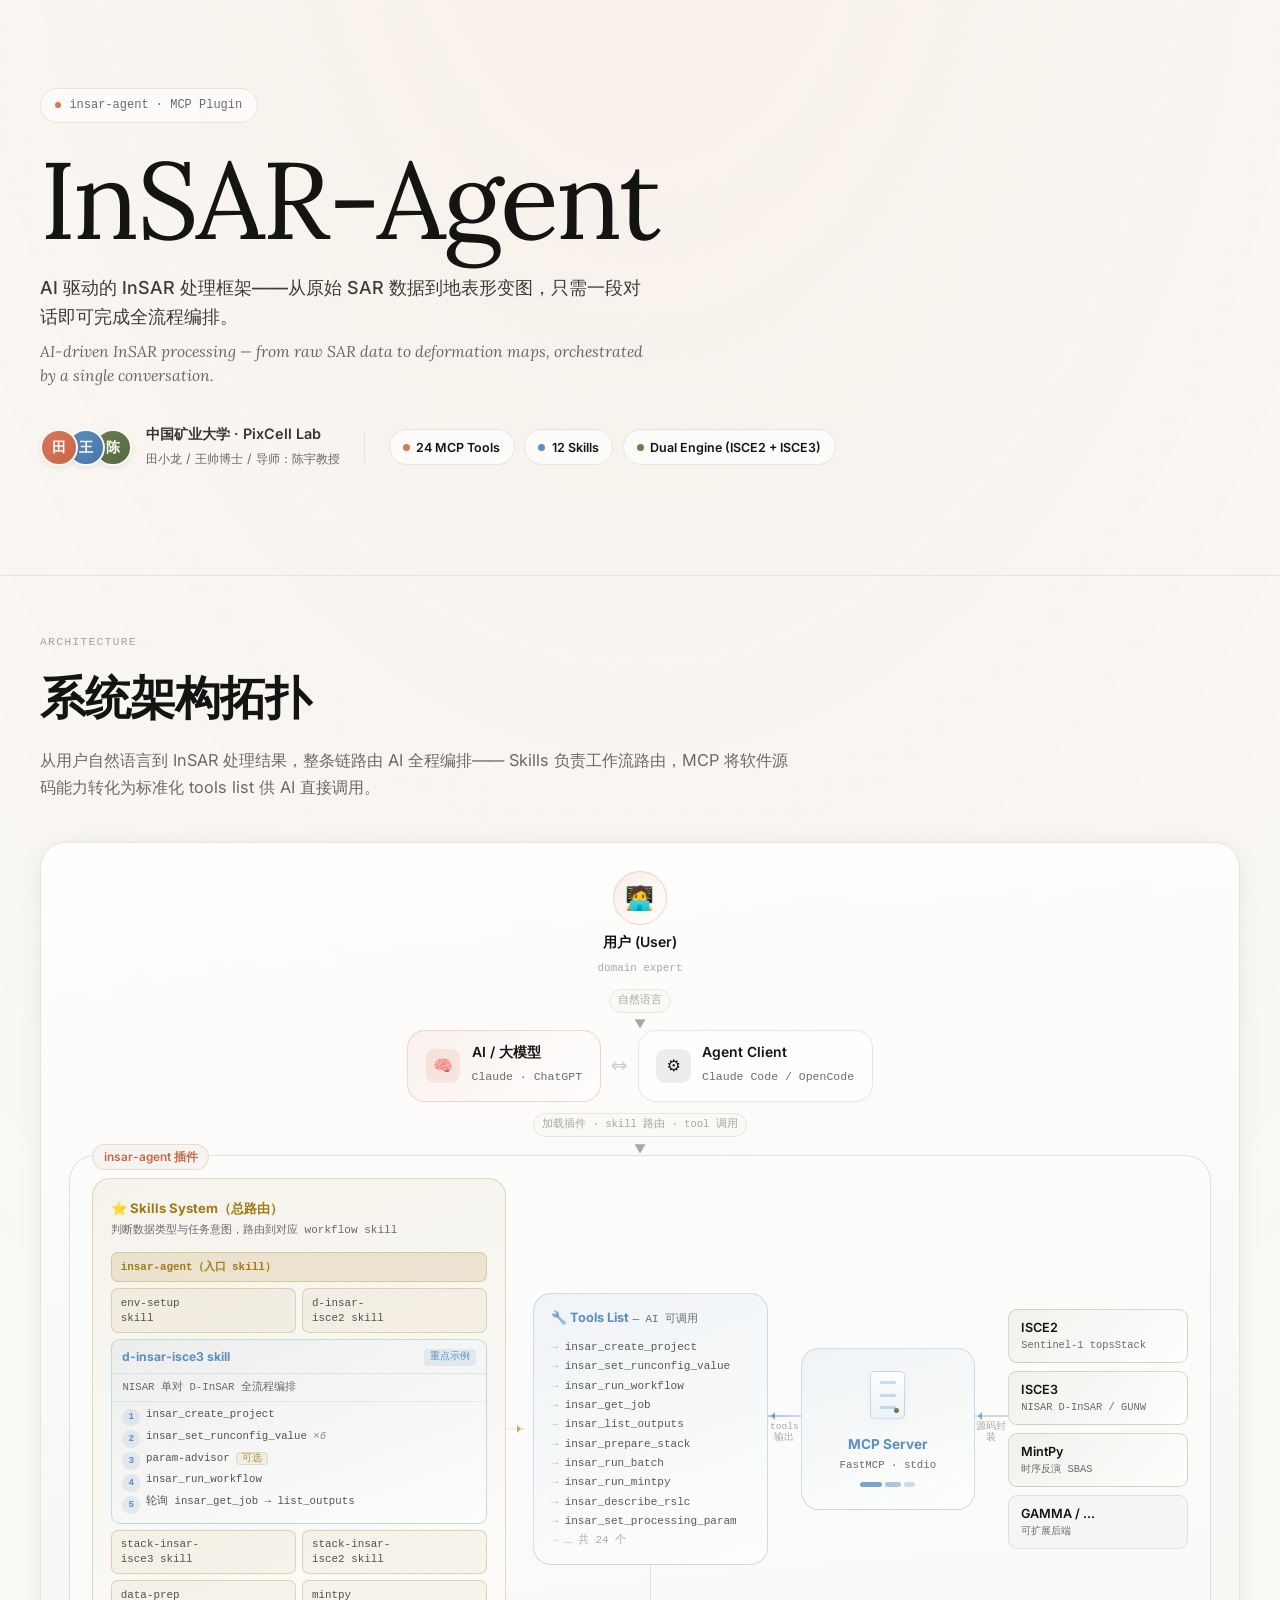
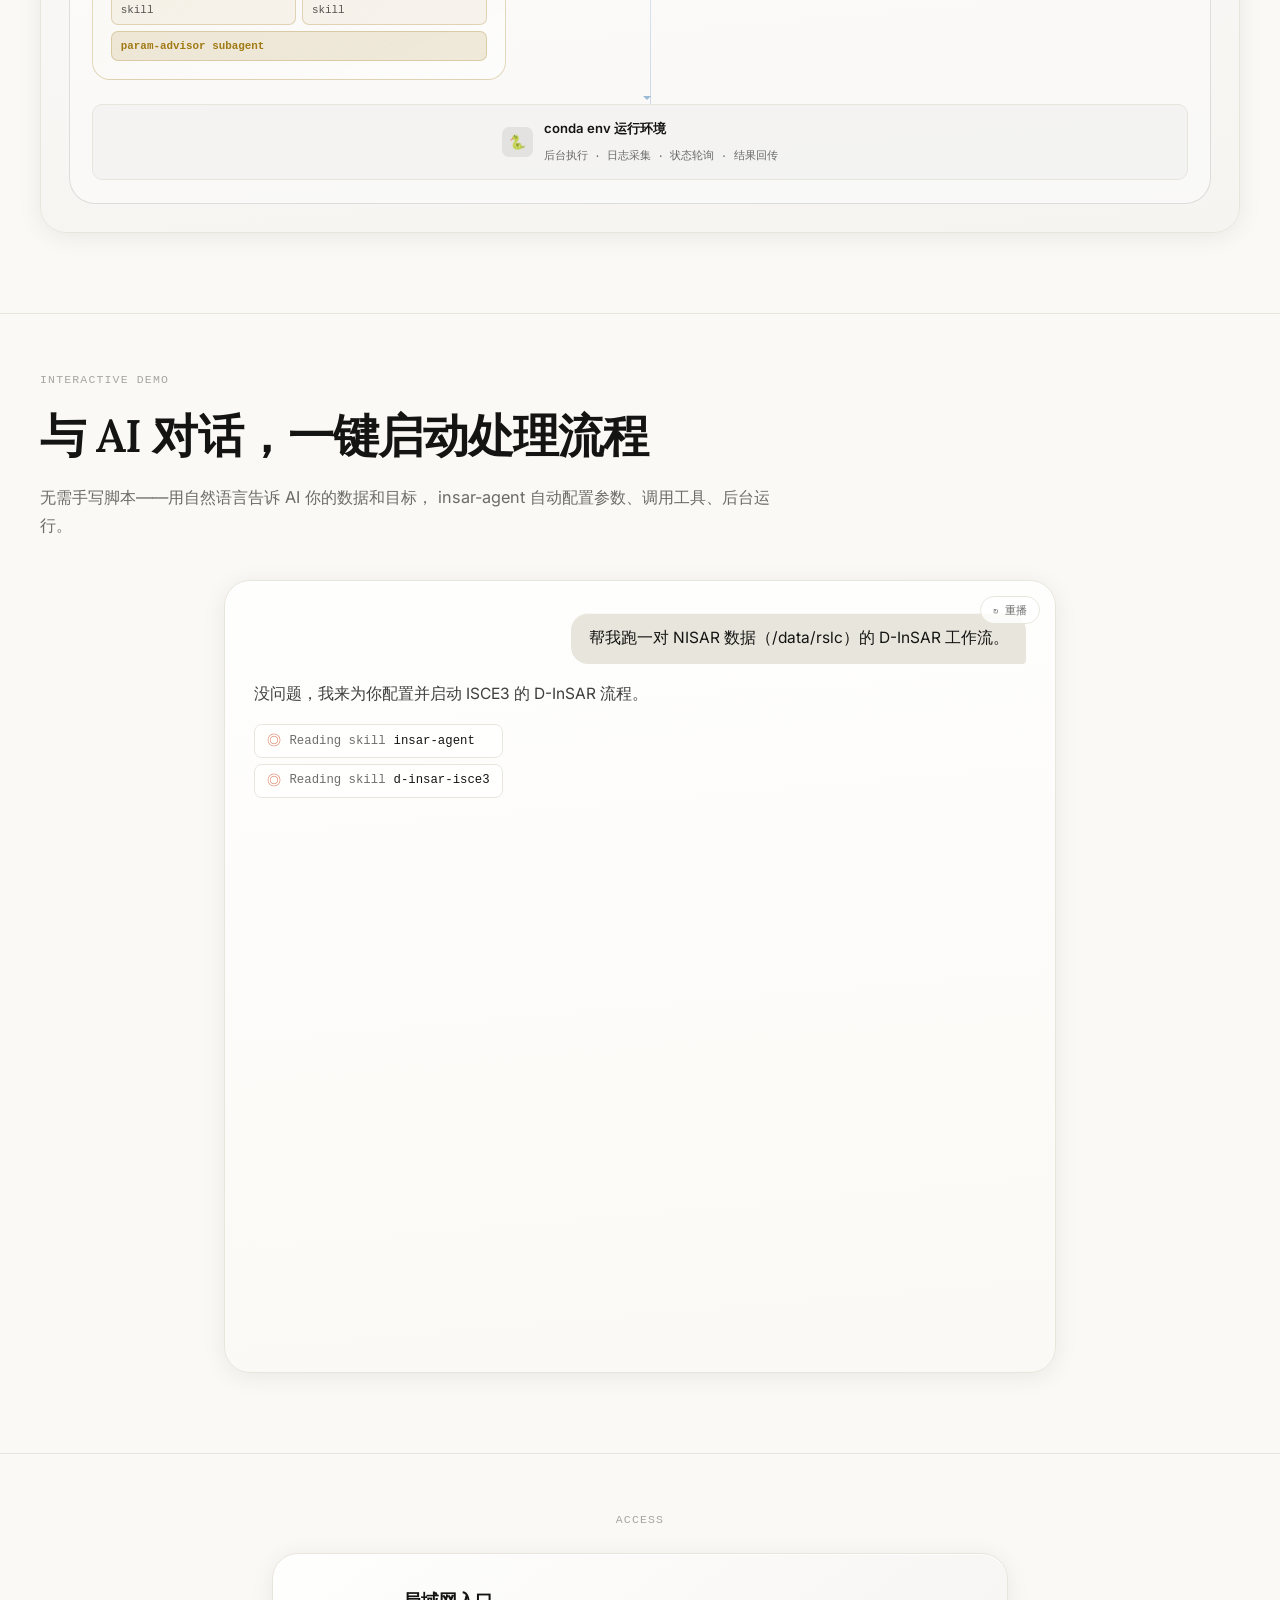
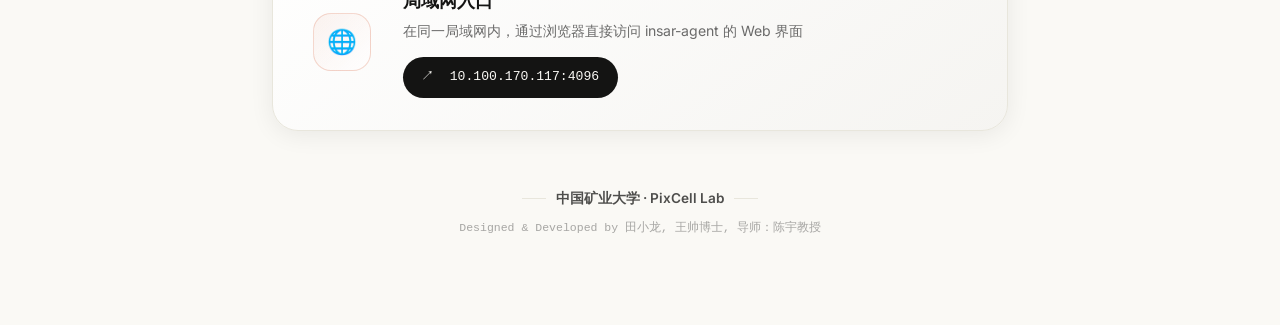
<file: site/index.html>
<!DOCTYPE html>
<html lang="zh-CN">
<head>
    <meta charset="UTF-8">
    <meta name="viewport" content="width=device-width, initial-scale=1.0">
    <title>insar-agent — AI-driven InSAR Processing</title>
    <link rel="preconnect" href="https://fonts.googleapis.com">
    <link rel="preconnect" href="https://fonts.gstatic.com" crossorigin>
    <link href="https://fonts.googleapis.com/css2?family=Lora:ital,wght@0,400;0,600;1,400&family=Inter:wght@400;500;600&family=Poppins:wght@600;700&display=swap" rel="stylesheet">
    <style>
        :root {
            --paper:       #faf9f5;
            --paper-2:     #f5f4f1;
            --paper-3:     #e8e6dc;
            --ink:         #141413;
            --ink-muted:   rgba(20,20,19,.62);
            --ink-dim:     rgba(20,20,19,.36);
            --orange:      #d97757;
            --orange-deep: #c46847;
            --orange-soft: rgba(217,119,87,.08);
            --orange-bdr:  rgba(217,119,87,.28);
            --blue:        #5a8fc0;
            --blue-soft:   rgba(90,143,192,.07);
            --blue-bdr:    rgba(90,143,192,.28);
            --green:       #6a7e4e;
            --green-soft:  rgba(106,126,78,.07);
            --green-bdr:   rgba(106,126,78,.28);
            --gold:        #a07a14;
            --gold-soft:   rgba(160,122,20,.07);
            --gold-bdr:    rgba(160,122,20,.26);
            --r:           10px;
            --r-lg:        18px;
            --r-xl:        26px;
            --sh:          0 1px 4px rgba(0,0,0,.05), 0 1px 0 rgba(255,255,255,.75) inset;
            --sh-lg:       0 4px 24px rgba(0,0,0,.07), 0 1px 0 rgba(255,255,255,.8) inset;
            --ease:        cubic-bezier(.25,.46,.45,.94);
            /* Lora: elegant editorial serif — matches Claude/Anthropic display style */
            --serif:   'Lora', Georgia, 'Times New Roman', serif;
            /* Inter: clean sans-serif for UI labels, badges, meta */
            --sans:    'Inter', -apple-system, BlinkMacSystemFont, system-ui, sans-serif;
            /* Poppins: UI emphasis */
            --heading: 'Poppins', system-ui, sans-serif;
            --mono:    ui-monospace, 'SFMono-Regular', Menlo, Consolas, monospace;
            --wrap:    1200px;
        }

        @media (prefers-reduced-motion: reduce) {
            *, *::before, *::after {
                animation-duration: .01ms !important;
                animation-iteration-count: 1 !important;
                transition-duration: .01ms !important;
            }
        }

        * { box-sizing: border-box; margin: 0; padding: 0; }

        html { background: var(--paper); color: var(--ink); }

        body {
            font-family: var(--sans);
            line-height: 1.7;
            background:
                radial-gradient(ellipse 90% 50% at 50% -5%, rgba(217,119,87,.07) 0%, transparent 100%),
                var(--paper);
        }

        a { color: inherit; text-decoration: none; }

        .wrap {
            width: min(var(--wrap), calc(100vw - 2.5rem));
            margin: 0 auto;
        }

        /* ══════════════════════════════════════
           HERO
        ══════════════════════════════════════ */
        .hero { padding: 5.5rem 0 4.5rem; }

        .hero-tag {
            display: inline-flex;
            align-items: center; gap: .5rem;
            padding: .38rem .9rem;
            border: 1px solid var(--paper-3); border-radius: 999px;
            font-family: var(--mono); font-size: .75rem; color: var(--ink-muted);
            background: rgba(255,255,255,.65); margin-bottom: 1.5rem;
        }

        .hero-tag::before {
            content: ''; width: 6px; height: 6px;
            border-radius: 50%; background: var(--orange); flex-shrink: 0;
        }

        /* Lora serif at large size — Claude/Anthropic editorial style */
        .hero h1 {
            font-family: var(--serif);
            font-size: clamp(3.4rem, 8.5vw, 7.2rem);
            font-weight: 400;
            line-height: .97;
            letter-spacing: -.02em;
            color: var(--ink);
            margin-bottom: 1.4rem;
        }

        /* Bilingual description */
        .hero-lead { margin-bottom: 2.25rem; max-width: 38em; }

        .lead-zh {
            display: block;
            font-family: var(--sans); font-size: 1.12rem; font-weight: 500;
            color: rgba(20,20,19,.82); line-height: 1.6; margin-bottom: .45rem;
        }

        .lead-en {
            display: block;
            font-family: var(--serif); font-style: italic;
            font-size: .98rem; color: var(--ink-muted); line-height: 1.55;
        }

        .hero-meta {
            display: flex; align-items: center; gap: 1.5rem;
            flex-wrap: wrap; margin-bottom: 2rem;
        }

        .meta-author { display: flex; align-items: center; gap: .85rem; }

        .meta-avatars { display: flex; align-items: center; }

        .meta-avatar {
            width: 2.35rem; height: 2.35rem; border-radius: 50%;
            display: flex; align-items: center; justify-content: center;
            font-family: var(--heading); font-size: .85rem; font-weight: 600;
            color: #fff; flex-shrink: 0;
            border: 2px solid var(--paper);
            margin-left: -0.65rem;
            box-shadow: 0 2px 5px rgba(0,0,0,.08);
            transition: transform 0.2s var(--ease);
        }

        .meta-avatar:hover {
            transform: translateY(-3px);
            z-index: 10 !important;
        }

        .meta-avatar:nth-child(1) { background: linear-gradient(135deg, var(--orange) 0%, var(--orange-deep) 100%); margin-left: 0; z-index: 3; }
        .meta-avatar:nth-child(2) { background: linear-gradient(135deg, var(--blue) 0%, #4a74a5 100%); z-index: 2; }
        .meta-avatar:nth-child(3) { background: linear-gradient(135deg, var(--green) 0%, #56683f 100%); z-index: 1; }

        .meta-info strong {
            display: block; font-family: var(--sans);
            font-size: .9rem; font-weight: 600; line-height: 1.4;
            color: rgba(20,20,19,.85);
        }

        .meta-info span { font-size: .78rem; color: var(--ink-muted); }

        .meta-div { width: 1px; height: 2rem; background: var(--paper-3); }

        .badge-row { display: flex; gap: .6rem; flex-wrap: wrap; }

        .badge {
            display: inline-flex; align-items: center; gap: .42rem;
            padding: .4rem .82rem;
            border: 1px solid var(--paper-3); border-radius: 999px;
            font-family: var(--sans); font-size: .78rem; font-weight: 600;
            background: rgba(255,255,255,.72);
        }

        .bd { width: 7px; height: 7px; border-radius: 50%; flex-shrink: 0; }
        .bd-o { background: var(--orange); }
        .bd-b { background: var(--blue); }
        .bd-g { background: var(--green); }

        /* ══════════════════════════════════════
           SECTION UTILITIES
        ══════════════════════════════════════ */
        .sec-lbl {
            font-family: var(--mono); font-size: .72rem;
            letter-spacing: .1em; text-transform: uppercase;
            color: var(--ink-dim); margin-bottom: .45rem;
        }

        /* Section titles also use Lora for editorial consistency */
        .sec-title {
            font-family: var(--serif); font-size: clamp(1.9rem, 4vw, 2.85rem);
            font-weight: 600; letter-spacing: -.02em; margin-bottom: .65rem;
        }

        .sec-desc { font-size: 1.02rem; color: var(--ink-muted); max-width: 46em; }

        .section-sep { border: none; border-top: 1px solid var(--paper-3); }

        /* ══════════════════════════════════════
           TOPOLOGY
        ══════════════════════════════════════ */
        .topo-section { padding: 3.5rem 0 5rem; }
        .topo-hdr { margin-bottom: 2.5rem; }

        .topo-shell {
            background: linear-gradient(175deg, rgba(255,255,255,.88) 0%, rgba(245,244,241,.94) 100%);
            border: 1px solid var(--paper-3); border-radius: var(--r-xl);
            padding: 1.75rem; box-shadow: var(--sh-lg);
        }

        /* User */
        .topo-user { display: flex; justify-content: center; margin-bottom: .5rem; }

        .user-node { display: flex; flex-direction: column; align-items: center; gap: .3rem; }

        .user-icon {
            width: 3.4rem; height: 3.4rem; border-radius: 50%;
            background: linear-gradient(135deg, rgba(217,119,87,.12), rgba(255,255,255,.85));
            border: 1.5px solid var(--orange-bdr);
            display: flex; align-items: center; justify-content: center; font-size: 1.45rem;
        }

        .user-name { font-family: var(--sans); font-size: .88rem; font-weight: 600; }
        .user-sub  { font-family: var(--mono); font-size: .68rem; color: var(--ink-dim); }

        /* Vertical connectors */
        .vert-conn { display: flex; flex-direction: column; align-items: center; }

        .conn-line { width: 1.5px; background: linear-gradient(to bottom, var(--paper-3), rgba(20,20,19,.15)); }

        .conn-pill {
            font-family: var(--mono); font-size: .66rem; color: var(--ink-dim);
            background: var(--paper); border: 1px solid var(--paper-3);
            border-radius: 999px; padding: .12rem .5rem; white-space: nowrap;
        }

        .conn-arrow { font-size: .75rem; color: var(--ink-dim); line-height: 1; }

        /* AI + Client row */
        .ai-row {
            display: flex; justify-content: center; align-items: center;
            gap: .5rem; margin-bottom: .5rem;
        }

        .ai-card, .client-card {
            display: flex; align-items: center; gap: .7rem;
            padding: .8rem 1.1rem; border-radius: var(--r-lg); border: 1.5px solid;
        }

        .ai-card {
            background: linear-gradient(135deg, var(--orange-soft), rgba(255,255,255,.82));
            border-color: var(--orange-bdr);
        }

        .client-card { background: rgba(255,255,255,.72); border-color: var(--paper-3); }

        .n-icon {
            width: 2.15rem; height: 2.15rem; border-radius: 9px;
            display: flex; align-items: center; justify-content: center;
            font-size: 1rem; flex-shrink: 0;
        }

        .n-icon-o { background: rgba(217,119,87,.14); }
        .n-icon-n { background: rgba(20,20,19,.07); }

        .n-text strong {
            display: block; font-family: var(--sans);
            font-size: .87rem; font-weight: 600; line-height: 1.2;
        }

        .n-text span { font-family: var(--mono); font-size: .72rem; color: var(--ink-muted); }

        .bidir { color: rgba(20,20,19,.22); font-size: .85rem; padding: 0 .1rem; }

        /* Plugin frame */
        .plugin-frame {
            border: 1.5px solid rgba(20,20,19,.12);
            border-radius: var(--r-xl); padding: 1.4rem;
            background: rgba(255,255,255,.38); position: relative;
        }

        .plugin-label {
            position: absolute; top: -.7rem; left: 1.4rem;
            font-family: var(--sans); font-size: .74rem; font-weight: 600;
            color: var(--orange-deep);
            background: var(--paper-2); padding: .1rem .65rem;
            border: 1px solid rgba(217,119,87,.22); border-radius: 999px;
        }

        /*
         * Plugin inner: 2-column grid
         * Left:  Skills System
         * Right: horizontal flow  [Tools List] <- [MCP Server] <- [Software]
         */
        .plugin-inner {
            display: grid;
            grid-template-columns: 1fr 1.6fr;
            gap: 1.25rem;
            align-items: stretch;
            margin-bottom: 1.5rem;
        }

        /* --- Skills column --- */
        .skills-box {
            position: relative;
            background: linear-gradient(160deg, rgba(160,122,20,.07), rgba(255,255,255,.55));
            border: 1.5px solid var(--gold-bdr); border-radius: var(--r-lg);
            padding: 1.1rem;
        }

        .skills-box::after {
            content: '';
            position: absolute;
            right: -1.25rem;
            top: 50%;
            transform: translateY(-50%);
            width: 1.25rem;
            height: 1.5px;
            background: linear-gradient(to right, rgba(160,122,20,.1), var(--gold-bdr));
        }
        .skills-box::before {
            content: '';
            position: absolute;
            right: -1.25rem;
            top: 50%;
            transform: translateY(-50%);
            border: 4px solid transparent;
            border-left-color: rgba(160,122,20,.6);
            z-index: 2;
        }

        .skills-header {
            font-family: var(--sans); font-size: .82rem; font-weight: 700;
            color: var(--gold); margin-bottom: .22rem;
        }

        .skills-desc {
            font-family: var(--mono); font-size: .69rem; color: var(--ink-muted);
            line-height: 1.45; margin-bottom: .85rem;
        }

        .skill-grid { display: grid; grid-template-columns: 1fr 1fr; gap: .38rem; }

        .sk {
            padding: .42rem .55rem;
            border: 1px solid var(--gold-bdr); border-radius: 7px;
            background: rgba(160,122,20,.06);
            font-family: var(--mono); font-size: .68rem; color: rgba(20,20,19,.72);
            line-height: 1.35;
        }

        .sk.entry { background: rgba(160,122,20,.14); color: var(--gold); font-weight: 600; }
        .sk.wide  { grid-column: span 2; }

        /* Featured: d-insar-isce3 */
        .sk-featured {
            grid-column: span 2;
            border: 1.5px solid rgba(90,143,192,.32); border-radius: 9px;
            background: linear-gradient(160deg, rgba(90,143,192,.07), rgba(255,255,255,.62));
            overflow: hidden;
        }

        .sk-feat-hdr {
            display: flex; align-items: center; justify-content: space-between;
            padding: .45rem .65rem .3rem;
            font-family: var(--sans); font-size: .76rem; font-weight: 700; color: var(--blue);
            border-bottom: 1px solid rgba(90,143,192,.15);
        }

        .sk-feat-badge {
            font-family: var(--mono); font-size: .6rem; font-weight: 400;
            background: rgba(90,143,192,.12); color: var(--blue);
            padding: .05rem .38rem; border-radius: 4px;
        }

        .sk-feat-desc {
            font-family: var(--mono); font-size: .67rem; color: var(--ink-muted);
            padding: .28rem .65rem .3rem; border-bottom: 1px solid rgba(90,143,192,.12);
        }

        .sk-feat-steps { padding: .35rem .65rem .55rem; display: grid; gap: .22rem; }

        .sk-step {
            display: flex; align-items: flex-start; gap: .38rem;
            font-family: var(--mono); font-size: .67rem; color: rgba(20,20,19,.72); line-height: 1.3;
        }

        .sk-step-n {
            flex-shrink: 0; width: 1.1rem; height: 1.1rem;
            background: rgba(90,143,192,.12); border-radius: 50%;
            display: flex; align-items: center; justify-content: center;
            font-size: .58rem; color: var(--blue); font-weight: 700; margin-top: .05rem;
        }

        .sk-step-hint {
            font-family: var(--mono); font-size: .6rem;
            color: rgba(160,122,20,.8); background: rgba(160,122,20,.07);
            border: 1px solid rgba(160,122,20,.2); border-radius: 4px; padding: 0 .3rem;
        }

        /* ---
         * Right column: horizontal flow (flex row, right-to-left data)
         *   [Tools List]  <-(tools输出)-  [MCP Server]  <-(源码封装)-  [Software]
         * --- */
        .mcp-flow {
            display: flex;
            align-items: stretch;
            gap: 0;
        }

        /* Tools List — mostly unchanged width-wise, but flex grows */
        .tools-col {
            flex: 0.98;
            display: grid;
            grid-template-rows: 1fr auto 1fr;
            position: relative;
            padding-left: .45rem;
        }

        .tools-col::after {
            content: '';
            grid-row: 3;
            justify-self: center;
            width: 1.5px;
            background: linear-gradient(to bottom, rgba(90,143,192,.2), var(--blue-bdr));
            margin-bottom: -1.5rem;
            z-index: 1;
        }

        .tools-col::before {
            content: '';
            position: absolute;
            bottom: -1.5rem;
            left: 50%;
            transform: translateX(-50%);
            border: 4px solid transparent;
            border-top-color: rgba(90,143,192,.6);
            z-index: 3;
        }

        .tools-box {
            grid-row: 2;
            position: relative;
            background: linear-gradient(160deg, var(--blue-soft), rgba(255,255,255,.65));
            border: 1.5px solid var(--blue-bdr); border-radius: var(--r-lg);
            padding: .85rem .78rem .85rem 1.08rem;
            z-index: 2;
        }

        .tools-title {
            font-family: var(--sans); font-size: .8rem; font-weight: 700;
            color: var(--blue); margin-bottom: .55rem;
        }

        .tool-item {
            font-family: var(--mono); font-size: .69rem;
            color: rgba(20,20,19,.7); line-height: 1.75;
        }

        .tool-item::before { content: '→ '; color: var(--blue); opacity: .55; }

        /* Horizontal arrow connector (left-pointing: data flows right→left) */
        .flow-conn {
            flex: none;
            display: flex; flex-direction: column; align-items: center;
            justify-content: center;
            gap: .25rem; padding: 0; width: 2.1rem;
        }

        .fc-line {
            width: 100%; height: 1.5px; position: relative;
        }

        /* Arrow from MCP to Tools (blue gradient, arrowhead on left) */
        .fc-line.blue {
            background: linear-gradient(to left, var(--blue-bdr), rgba(90,143,192,.5));
        }

        /* Arrow from Software to MCP (green-to-blue, arrowhead on left) */
        .fc-line.green {
            background: linear-gradient(to left, var(--green-bdr), var(--blue-bdr));
        }

        .fc-line::before {
            content: '';
            position: absolute; left: -1px; top: 50%;
            transform: translateY(-50%);
            border: 4px solid transparent;
            border-right-color: var(--blue); opacity: .75;
        }

        .fc-lbl {
            font-family: var(--mono); font-size: .6rem;
            color: var(--ink-dim); white-space: normal;
            text-align: center; line-height: 1.15;
        }

        /* MCP Server box */
        .mcp-box {
            flex: 0.65;
            display: flex;
            flex-direction: column;
            justify-content: center;
            align-items: center;
            align-self: center;
            background: linear-gradient(160deg, var(--blue-soft), rgba(255,255,255,.72));
            border: 1.5px solid var(--blue-bdr); border-radius: var(--r-lg);
            padding: 1.4rem .5rem; text-align: center;
        }

        .mcp-server-icon {
            width: 2.2rem; height: 3rem;
            border: 1.5px solid rgba(90,143,192,.3); border-radius: 5px;
            margin-bottom: .85rem; position: relative;
            background: linear-gradient(to bottom, rgba(255,255,255,.9), rgba(90,143,192,.05));
            display: flex; flex-direction: column; justify-content: space-evenly; align-items: center;
            box-shadow: 0 2px 8px rgba(90,143,192,.06), inset 0 1px 0 rgba(255,255,255,1);
        }

        .mcp-server-icon span {
            width: 50%; height: 3px; background: var(--blue); opacity: .3; border-radius: 2px;
        }

        .mcp-server-icon::after {
            content: ''; position: absolute; bottom: 5px; right: 5px;
            width: 5px; height: 5px; border-radius: 50%; background: var(--green);
        }

        .mcp-title { font-family: var(--sans); font-size: .85rem; font-weight: 700; color: var(--blue); }
        .mcp-sub   { font-family: var(--mono); font-size: .67rem; color: var(--ink-muted); margin-bottom: .5rem; }

        .mcp-bars { display: flex; gap: 3px; justify-content: center; }
        .mcp-bars span { height: 5px; border-radius: 3px; background: var(--blue); }
        .mcp-bars span:nth-child(1) { width: 22px; opacity: .8; }
        .mcp-bars span:nth-child(2) { width: 16px; opacity: .5; }
        .mcp-bars span:nth-child(3) { width: 11px; opacity: .3; }

        /* Software stack */
        .sw-stack {
            flex: 0.75;
            display: flex;
            flex-direction: column;
            justify-content: center;
            align-self: center;
            gap: .5rem;
        }

        .sw-chip {
            padding: .65rem .75rem;
            background: linear-gradient(135deg, var(--green-soft), rgba(255,255,255,.72));
            border: 1.5px solid var(--green-bdr); border-radius: 9px;
            font-family: var(--sans); font-size: .79rem; font-weight: 600;
            display: flex;
            flex-direction: column;
            gap: .15rem;
            line-height: 1.25;
        }

        .sw-sub {
            display: block; font-family: var(--mono);
            font-size: .65rem; color: var(--ink-muted); font-weight: 400;
            white-space: normal;
        }

        .sw-chip.sw-dim { background: rgba(20,20,19,.02); border-color: rgba(20,20,19,.09); }

        /* Conda env bar — full-width, centered */
        .conda-bar {
            padding: .78rem 1.2rem;
            background: rgba(20,20,19,.025); border: 1px solid var(--paper-3);
            border-radius: var(--r);
            display: flex; align-items: center; justify-content: center; gap: .7rem;
        }

        .conda-icon {
            width: 1.9rem; height: 1.9rem; border-radius: 7px;
            background: rgba(20,20,19,.07);
            display: flex; align-items: center; justify-content: center;
            font-size: .85rem; flex-shrink: 0;
        }

        .conda-text strong {
            display: block; font-family: var(--sans);
            font-size: .82rem; font-weight: 600;
        }

        .conda-text span {
            font-family: var(--mono); font-size: .67rem; color: var(--ink-muted);
        }

        /* ══════════════════════════════════════
           CHAT DEMO
        ══════════════════════════════════════ */
        .demo-section { padding: 3.5rem 0 5rem; }
        .demo-hdr { margin-bottom: 2.5rem; }

        .chat-outer { max-width: 52rem; margin: 0 auto; position: relative; }

        .chat-window {
            background: linear-gradient(175deg, rgba(255,255,255,.88), rgba(250,249,245,.72));
            border: 1px solid var(--paper-3); border-radius: var(--r-xl);
            padding: 2rem 1.8rem; box-shadow: var(--sh-lg);
            display: flex; flex-direction: column; gap: 1.05rem;
        }

        .chat-row { display: flex; flex-direction: column; opacity: 0; will-change: transform, opacity; }

        .chat-row.visible { animation: chatIn .45s var(--ease) forwards; }

        @keyframes chatIn {
            from { opacity: 0; transform: translateY(7px); }
            to   { opacity: 1; transform: translateY(0); }
        }

        .msg-user {
            align-self: flex-end; background: var(--paper-3);
            padding: .78rem 1.1rem; border-radius: 17px 17px 4px 17px;
            max-width: 82%; font-size: .97rem; font-family: var(--sans);
            box-shadow: inset 0 1px 0 rgba(255,255,255,.7);
        }

        .msg-ai {
            align-self: flex-start; max-width: 92%;
            font-size: .97rem; color: rgba(20,20,19,.82); font-family: var(--sans);
        }

        .msg-ai.muted { color: var(--ink-muted); font-size: .92rem; }

        .tool-group { display: flex; flex-direction: column; gap: .32rem; align-self: flex-start; }

        .status-chip {
            display: inline-flex; align-items: center; gap: .5rem;
            padding: .36rem .78rem;
            background: rgba(255,255,255,.75); border: 1px solid var(--paper-3);
            border-radius: 8px;
            font-family: var(--mono); font-size: .77rem; color: var(--ink-muted);
        }

        .status-chip strong { color: var(--ink); font-weight: 500; }
        .status-chip.gold-chip { border-color: var(--gold-bdr); background: var(--gold-soft); }
        .status-chip.gold-chip strong { color: var(--gold); }

        .si { color: var(--orange); font-size: .9rem; line-height: 1; }
        .si.gold { color: var(--gold); }
        .si.spin { animation: spin 1.2s linear infinite; }
        @keyframes spin { 100% { transform: rotate(360deg); } }

        .subagent-card {
            display: flex; align-items: center; justify-content: space-between;
            padding: .68rem 1rem;
            background: linear-gradient(90deg, rgba(160,122,20,.07), transparent);
            border-left: 2.5px solid rgba(160,122,20,.42);
            border-radius: 4px 10px 10px 4px;
            width: 100%; max-width: 38rem;
        }

        .subagent-left {
            display: flex; align-items: center; gap: .65rem;
            font-family: var(--mono); font-size: .77rem; color: rgba(20,20,19,.7);
        }

        .subagent-status {
            font-family: var(--mono); font-size: .7rem;
            text-transform: uppercase; letter-spacing: .07em;
            color: var(--gold); font-weight: 700;
        }

        .bg-job {
            display: flex; align-items: center; justify-content: space-between;
            padding: .72rem 1rem;
            background: linear-gradient(90deg, rgba(90,143,192,.07), transparent);
            border-left: 2.5px solid rgba(90,143,192,.42);
            border-radius: 4px 10px 10px 4px;
            width: 100%; max-width: 38rem;
        }

        .bg-job-left {
            display: flex; align-items: center; gap: .65rem;
            font-family: var(--mono); font-size: .77rem; color: rgba(20,20,19,.7);
        }

        .bg-job-status {
            font-family: var(--mono); font-size: .7rem;
            text-transform: uppercase; letter-spacing: .07em;
            color: var(--blue); font-weight: 700;
        }

        .code-block {
            margin-top: .55rem; padding: .65rem .9rem;
            background: rgba(20,20,19,.04); border: 1px solid var(--paper-3);
            border-radius: 9px;
            font-family: var(--mono); font-size: .76rem; color: rgba(20,20,19,.7);
            overflow-x: auto; white-space: nowrap;
        }

        .replay-btn {
            position: absolute; top: 1rem; right: 1rem;
            display: flex; align-items: center; gap: .3rem;
            padding: .35rem .72rem;
            border: 1px solid var(--paper-3); border-radius: 999px;
            background: rgba(255,255,255,.82);
            font-family: var(--mono); font-size: .7rem; color: var(--ink-muted);
            cursor: pointer;
            transition: border-color 160ms var(--ease), color 160ms var(--ease), background 160ms var(--ease);
        }

        .replay-btn:hover {
            border-color: var(--orange-bdr); color: var(--orange-deep);
            background: rgba(217,119,87,.07);
        }

        /* ══════════════════════════════════════
           LAN / FOOTER
        ══════════════════════════════════════ */
        .lan-section { padding: 3.5rem 0 5.5rem; }

        .lan-card {
            max-width: 46rem; margin: 0 auto;
            background: linear-gradient(145deg, rgba(255,255,255,.92), rgba(245,244,241,.96));
            border: 1px solid var(--paper-3); border-radius: var(--r-xl);
            padding: 2rem 2.5rem; box-shadow: var(--sh-lg);
            display: flex; align-items: center; gap: 2rem;
        }

        .lan-icon {
            width: 3.6rem; height: 3.6rem; border-radius: var(--r-lg);
            background: linear-gradient(135deg, var(--orange-soft), rgba(255,255,255,.82));
            border: 1.5px solid var(--orange-bdr);
            display: flex; align-items: center; justify-content: center;
            font-size: 1.5rem; flex-shrink: 0;
        }

        .lan-body { flex: 1; }

        .lan-body h3 {
            font-family: var(--serif); font-size: 1.12rem; font-weight: 600;
            margin-bottom: .18rem;
        }

        .lan-body p { font-size: .88rem; color: var(--ink-muted); margin-bottom: .85rem; }

        .lan-url {
            display: inline-flex; align-items: center; gap: .5rem;
            padding: .58rem 1.15rem;
            background: var(--ink); color: var(--paper);
            border-radius: 999px;
            font-family: var(--mono); font-size: .82rem; font-weight: 500;
            transition: opacity 180ms var(--ease), transform 180ms var(--ease);
        }

        .lan-url:hover { opacity: .82; transform: translateY(-1px); }

        .footer-credit {
            text-align: center; margin-top: 3.5rem;
            display: flex; flex-direction: column; align-items: center; gap: 0.5rem;
        }

        .fc-inst {
            font-family: var(--sans); font-size: .85rem; font-weight: 600;
            color: rgba(20,20,19,.75); display: flex; align-items: center; gap: 0.6rem;
        }

        .fc-inst::before, .fc-inst::after {
            content: ''; width: 24px; height: 1.5px; background: var(--paper-3);
        }

        .fc-team {
            font-family: var(--mono); font-size: .72rem; color: var(--ink-dim);
        }

        /* ══════════════════════════════════════
           RESPONSIVE
        ══════════════════════════════════════ */
        @media (max-width: 900px) {
            .plugin-inner { grid-template-columns: 1fr; }
            .skills-box::after {
                right: 50%; top: auto; bottom: -1.25rem;
                transform: translateX(50%);
                width: 1.5px; height: 1.25rem;
                background: linear-gradient(to bottom, rgba(160,122,20,.1), var(--gold-bdr));
            }
            .skills-box::before {
                right: 50%; top: auto; bottom: -1.25rem;
                transform: translateX(50%);
                border-color: transparent;
                border-top-color: rgba(160,122,20,.6);
            }
            .tools-col::after, .tools-col::before { display: none; }
            .mcp-flow { flex-direction: column; align-items: stretch; gap: .6rem; }
            .mcp-box, .sw-stack { align-self: stretch; }
            .flow-conn { flex-direction: row; min-width: unset; padding: .2rem 0; width: auto; }
            .fc-line { height: 1.5rem; width: 1.5px; }
            .fc-line.blue, .fc-line.green {
                background: linear-gradient(to top, var(--blue-bdr), rgba(90,143,192,.5));
            }
            .fc-line.green { background: linear-gradient(to top, var(--green-bdr), var(--blue-bdr)); }
            .fc-line::before {
                left: 50%; top: auto; bottom: -1px;
                transform: translateX(-50%);
                border: 4px solid transparent;
                border-top-color: var(--blue);
                border-right-color: transparent;
            }
            .tools-col { align-self: auto; }
        }

        @media (max-width: 660px) {
            .hero { padding: 3.5rem 0 3rem; }
            .hero-meta { gap: 1rem; }
            .ai-row { flex-direction: column; }
            .lan-card { flex-direction: column; align-items: flex-start; gap: 1.25rem; padding: 1.5rem; }
            .chat-window { padding: 1.5rem 1.25rem; }
            .sw-stack { grid-template-columns: 1fr 1fr; }
        }
    </style>
</head>
<body>

<!-- HERO -->
<header>
<div class="wrap">
<div class="hero">

    <div class="hero-tag">insar-agent · MCP Plugin</div>

    <h1>InSAR-Agent</h1>

    <div class="hero-lead">
        <span class="lead-zh">AI 驱动的 InSAR 处理框架——从原始 SAR 数据到地表形变图，只需一段对话即可完成全流程编排。</span>
        <span class="lead-en">AI-driven InSAR processing — from raw SAR data to deformation maps, orchestrated by a single conversation.</span>
    </div>

    <div class="hero-meta">
        <div class="meta-author">
            <div class="meta-avatars">
                <div class="meta-avatar">田</div>
                <div class="meta-avatar">王</div>
                <div class="meta-avatar">陈</div>
            </div>
            <div class="meta-info">
                <strong>中国矿业大学 · PixCell Lab</strong>
                <span>田小龙 / 王帅博士 / 导师：陈宇教授</span>
            </div>
        </div>
        <div class="meta-div"></div>
        <div class="badge-row">
            <span class="badge"><span class="bd bd-o"></span>24 MCP Tools</span>
            <span class="badge"><span class="bd bd-b"></span>12 Skills</span>
            <span class="badge"><span class="bd bd-g"></span>Dual Engine (ISCE2 + ISCE3)</span>
        </div>
    </div>

</div>
</div>
</header>

<main>

<!-- TOPOLOGY -->
<hr class="section-sep">
<section class="topo-section">
<div class="wrap">

    <div class="topo-hdr">
        <div class="sec-lbl">Architecture</div>
        <h2 class="sec-title">系统架构拓扑</h2>
        <p class="sec-desc">
            从用户自然语言到 InSAR 处理结果，整条链路由 AI 全程编排——
            Skills 负责工作流路由，MCP 将软件源码能力转化为标准化 tools list 供 AI 直接调用。
        </p>
    </div>

    <div class="topo-shell">

        <!-- User -->
        <div class="topo-user">
            <div class="user-node">
                <div class="user-icon">🧑‍💻</div>
                <div class="user-name">用户 (User)</div>
                <div class="user-sub">domain expert</div>
            </div>
        </div>

        <!-- User to AI connector -->
        <div class="vert-conn" style="height:2.8rem; justify-content:center; gap:.15rem;">
            <div class="conn-line" style="height:.55rem;"></div>
            <div class="conn-pill">自然语言</div>
            <div class="conn-line" style="height:.55rem;"></div>
            <div class="conn-arrow">▼</div>
        </div>

        <!-- AI + Agent Client -->
        <div class="ai-row">
            <div class="ai-card">
                <div class="n-icon n-icon-o">🧠</div>
                <div class="n-text">
                    <strong>AI / 大模型</strong>
                    <span>Claude · ChatGPT</span>
                </div>
            </div>
            <div class="bidir">⇔</div>
            <div class="client-card">
                <div class="n-icon n-icon-n">⚙️</div>
                <div class="n-text">
                    <strong>Agent Client</strong>
                    <span>Claude Code / OpenCode</span>
                </div>
            </div>
        </div>

        <!-- AI to Plugin connector -->
        <div class="vert-conn" style="height:2.8rem; justify-content:center; gap:.15rem;">
            <div class="conn-line" style="height:.55rem;"></div>
            <div class="conn-pill">加载插件 · skill 路由 · tool 调用</div>
            <div class="conn-line" style="height:.55rem;"></div>
            <div class="conn-arrow">▼</div>
        </div>

        <!-- Plugin frame -->
        <div class="plugin-frame">
            <span class="plugin-label">insar-agent 插件</span>

            <!-- 2-column grid: Skills | [Tools <- MCP <- Software] -->
            <div class="plugin-inner">

                <!-- COL 1: Skills System -->
                <div class="skills-box">
                    <div class="skills-header">⭐ Skills System（总路由）</div>
                    <div class="skills-desc">判断数据类型与任务意图，路由到对应 workflow skill</div>

                    <div class="skill-grid">
                        <div class="sk entry wide">insar-agent（入口 skill）</div>
                        <div class="sk">env-setup<br>skill</div>
                        <div class="sk">d-insar-<br>isce2 skill</div>

                        <!-- Featured d-insar-isce3 -->
                        <div class="sk-featured">
                            <div class="sk-feat-hdr">
                                d-insar-isce3 skill
                                <span class="sk-feat-badge">重点示例</span>
                            </div>
                            <div class="sk-feat-desc">NISAR 单对 D-InSAR 全流程编排</div>
                            <div class="sk-feat-steps">
                                <div class="sk-step">
                                    <span class="sk-step-n">1</span>
                                    <span>insar_create_project</span>
                                </div>
                                <div class="sk-step">
                                    <span class="sk-step-n">2</span>
                                    <span>insar_set_runconfig_value <em style="opacity:.65;">×6</em></span>
                                </div>
                                <div class="sk-step">
                                    <span class="sk-step-n">3</span>
                                    <span>param-advisor <span class="sk-step-hint">可选</span></span>
                                </div>
                                <div class="sk-step">
                                    <span class="sk-step-n">4</span>
                                    <span>insar_run_workflow</span>
                                </div>
                                <div class="sk-step">
                                    <span class="sk-step-n">5</span>
                                    <span>轮询 insar_get_job → list_outputs</span>
                                </div>
                            </div>
                        </div>

                        <div class="sk">stack-insar-<br>isce3 skill</div>
                        <div class="sk">stack-insar-<br>isce2 skill</div>
                        <div class="sk">data-prep<br>skill</div>
                        <div class="sk">mintpy<br>skill</div>
                        <div class="sk entry wide">param-advisor subagent</div>
                    </div>
                </div>

                <!-- COL 2: Horizontal flow [Tools] <- [MCP] <- [Software] -->
                <!-- Data flows right-to-left: Software -> MCP -> Tools List -> AI calls -->
                <div class="mcp-flow">

                    <!-- Tools List (leftmost — AI calls these) -->
                    <div class="tools-col">
                        <div class="tools-box">
                            <div class="tools-title">🔧 Tools List <span style="font-family:var(--mono);font-size:.68rem;font-weight:400;color:var(--ink-muted);">— AI 可调用</span></div>
                            <div class="tool-item">insar_create_project</div>
                            <div class="tool-item">insar_set_runconfig_value</div>
                            <div class="tool-item">insar_run_workflow</div>
                            <div class="tool-item">insar_get_job</div>
                            <div class="tool-item">insar_list_outputs</div>
                            <div class="tool-item">insar_prepare_stack</div>
                            <div class="tool-item">insar_run_batch</div>
                            <div class="tool-item">insar_run_mintpy</div>
                            <div class="tool-item">insar_describe_rslc</div>
                            <div class="tool-item">insar_set_processing_param</div>
                            <div class="tool-item" style="opacity:.5;">… 共 24 个</div>
                        </div>
                    </div>

                    <!-- Arrow: MCP -> Tools (points left) -->
                    <div class="flow-conn">
                        <div class="fc-line blue"></div>
                        <div class="fc-lbl">tools 输出</div>
                    </div>

                    <!-- MCP Server (center) -->
                    <div class="mcp-box">
                        <div class="mcp-server-icon">
                            <span></span><span></span><span></span>
                        </div>
                        <div class="mcp-title">MCP Server</div>
                        <div class="mcp-sub">FastMCP · stdio</div>
                        <div class="mcp-bars">
                            <span></span><span></span><span></span>
                        </div>
                    </div>

                    <!-- Arrow: Software -> MCP (points left) -->
                    <div class="flow-conn">
                        <div class="fc-line green"></div>
                        <div class="fc-lbl">源码封装</div>
                    </div>

                    <!-- Software Stack (rightmost — source of capabilities) -->
                    <div class="sw-stack">
                        <div class="sw-chip">ISCE2<span class="sw-sub">Sentinel-1 topsStack</span></div>
                        <div class="sw-chip">ISCE3<span class="sw-sub">NISAR D-InSAR / GUNW</span></div>
                        <div class="sw-chip">MintPy<span class="sw-sub">时序反演 SBAS</span></div>
                        <div class="sw-chip sw-dim">GAMMA / …<span class="sw-sub">可扩展后端</span></div>
                    </div>

                </div><!-- /mcp-flow -->

            </div><!-- /plugin-inner -->

            <!-- conda env bar — full width, centered -->
            <div class="conda-bar">
                <div class="conda-icon">🐍</div>
                <div class="conda-text">
                    <strong>conda env 运行环境</strong>
                    <span>后台执行 · 日志采集 · 状态轮询 · 结果回传</span>
                </div>
            </div>

        </div><!-- /plugin-frame -->

    </div><!-- /topo-shell -->

</div>
</section>

<!-- CHAT DEMO -->
<hr class="section-sep">
<section class="demo-section">
<div class="wrap">

    <div class="demo-hdr">
        <div class="sec-lbl">Interactive Demo</div>
        <h2 class="sec-title">与 AI 对话，一键启动处理流程</h2>
        <p class="sec-desc">
            无需手写脚本——用自然语言告诉 AI 你的数据和目标，
            insar-agent 自动配置参数、调用工具、后台运行。
        </p>
    </div>

    <div class="chat-outer">
        <div class="chat-window" id="demo-chat">

            <div class="chat-row">
                <div class="msg-user">帮我跑一对 NISAR 数据（/data/rslc）的 D-InSAR 工作流。</div>
            </div>

            <div class="chat-row fast-reveal">
                <div class="msg-ai">没问题，我来为你配置并启动 ISCE3 的 D-InSAR 流程。</div>
            </div>

            <div class="chat-row fast-reveal tool-group">
                <div class="status-chip"><span class="si">◎</span> Reading skill <strong>insar-agent</strong></div>
                <div class="status-chip"><span class="si">◎</span> Reading skill <strong>d-insar-isce3</strong></div>
            </div>

            <div class="chat-row fast-reveal tool-group">
                <div class="status-chip"><span class="si">↳</span> Used <strong>insar_create_project</strong></div>
                <div class="status-chip"><span class="si">↳</span> Used <strong>insar_set_runconfig_value</strong></div>
            </div>

            <div class="chat-row">
                <div class="msg-ai muted">检测到复杂地形区域，启动参数专家对场景特性进行分析…</div>
            </div>

            <div class="chat-row fast-reveal tool-group">
                <div class="status-chip gold-chip"><span class="si gold">◎</span> Reading skill <strong>param-advisor</strong></div>
                <div class="status-chip"><span class="si">↳</span> Used <strong>insar_describe_rslc</strong></div>
            </div>

            <div class="chat-row fast-reveal">
                <div class="subagent-card">
                    <div class="subagent-left">
                        <span class="si gold spin">◒</span>
                        <span>Subagent: <strong>param-advisor</strong> — 分析场景元数据，生成参数建议</span>
                    </div>
                    <span class="subagent-status">Analyzing</span>
                </div>
            </div>

            <div class="chat-row fast-reveal tool-group">
                <div class="status-chip"><span class="si">↳</span> Used <strong>insar_set_processing_param</strong></div>
            </div>

            <div class="chat-row slow-reveal tool-group">
                <div class="status-chip"><span class="si">↳</span> Used <strong>insar_run_workflow</strong></div>
            </div>

            <div class="chat-row">
                <div class="bg-job">
                    <div class="bg-job-left">
                        <span class="si spin">◒</span>
                        <span>Background Job: <strong>isce3-d-insar</strong></span>
                    </div>
                    <span class="bg-job-status">Running</span>
                </div>
            </div>

            <div class="chat-row">
                <div class="msg-ai">
                    工作流已在后台成功启动，参数已由专家模型优化。实时监控日志：
                    <div class="code-block"><code>tail -f /home/august/insar-agent/workspace/proj_8f2a/logs/isce3.log</code></div>
                </div>
            </div>

        </div>
        <button class="replay-btn" id="replay-btn">↻ 重播</button>
    </div>

</div>
</section>

<!-- LAN ENTRY -->
<hr class="section-sep">
<section class="lan-section">
<div class="wrap">

    <div class="sec-lbl" style="text-align:center; margin-bottom:1.5rem;">Access</div>

    <div class="lan-card">
        <div class="lan-icon">🌐</div>
        <div class="lan-body">
            <h3>局域网入口</h3>
            <p>在同一局域网内，通过浏览器直接访问 insar-agent 的 Web 界面</p>
            <a class="lan-url" href="http://10.100.170.117:4096/" target="_blank" rel="noopener">
                ↗ &nbsp;10.100.170.117:4096
            </a>
        </div>
    </div>

    <div class="footer-credit">
        <div class="fc-inst">中国矿业大学 · PixCell Lab</div>
        <div class="fc-team">Designed & Developed by 田小龙, 王帅博士, 导师：陈宇教授</div>
    </div>

</div>
</section>

</main>

<script>
(function () {
    const reduced = window.matchMedia('(prefers-reduced-motion: reduce)').matches;
    const rows = Array.from(document.querySelectorAll('.chat-row'));
    const btn  = document.getElementById('replay-btn');
    let tid = null, i = 0;

    if (reduced) { rows.forEach(r => r.classList.add('visible')); return; }

    function clear() {
        clearTimeout(tid);
        rows.forEach(r => r.classList.remove('visible'));
        i = 0;
    }

    function next() {
        if (i >= rows.length) {
            tid = setTimeout(() => { clear(); tid = setTimeout(next, 900); }, 5000);
            return;
        }
        rows[i].classList.add('visible');
        const delay = rows[i].classList.contains('fast-reveal') ? 400
                    : rows[i].classList.contains('slow-reveal') ? 1500
                    : 850;
        i++;
        tid = setTimeout(next, delay);
    }

    btn.addEventListener('click', () => { clear(); tid = setTimeout(next, 300); });
    tid = setTimeout(next, 700);
})();
</script>

</body>
</html>
</file>
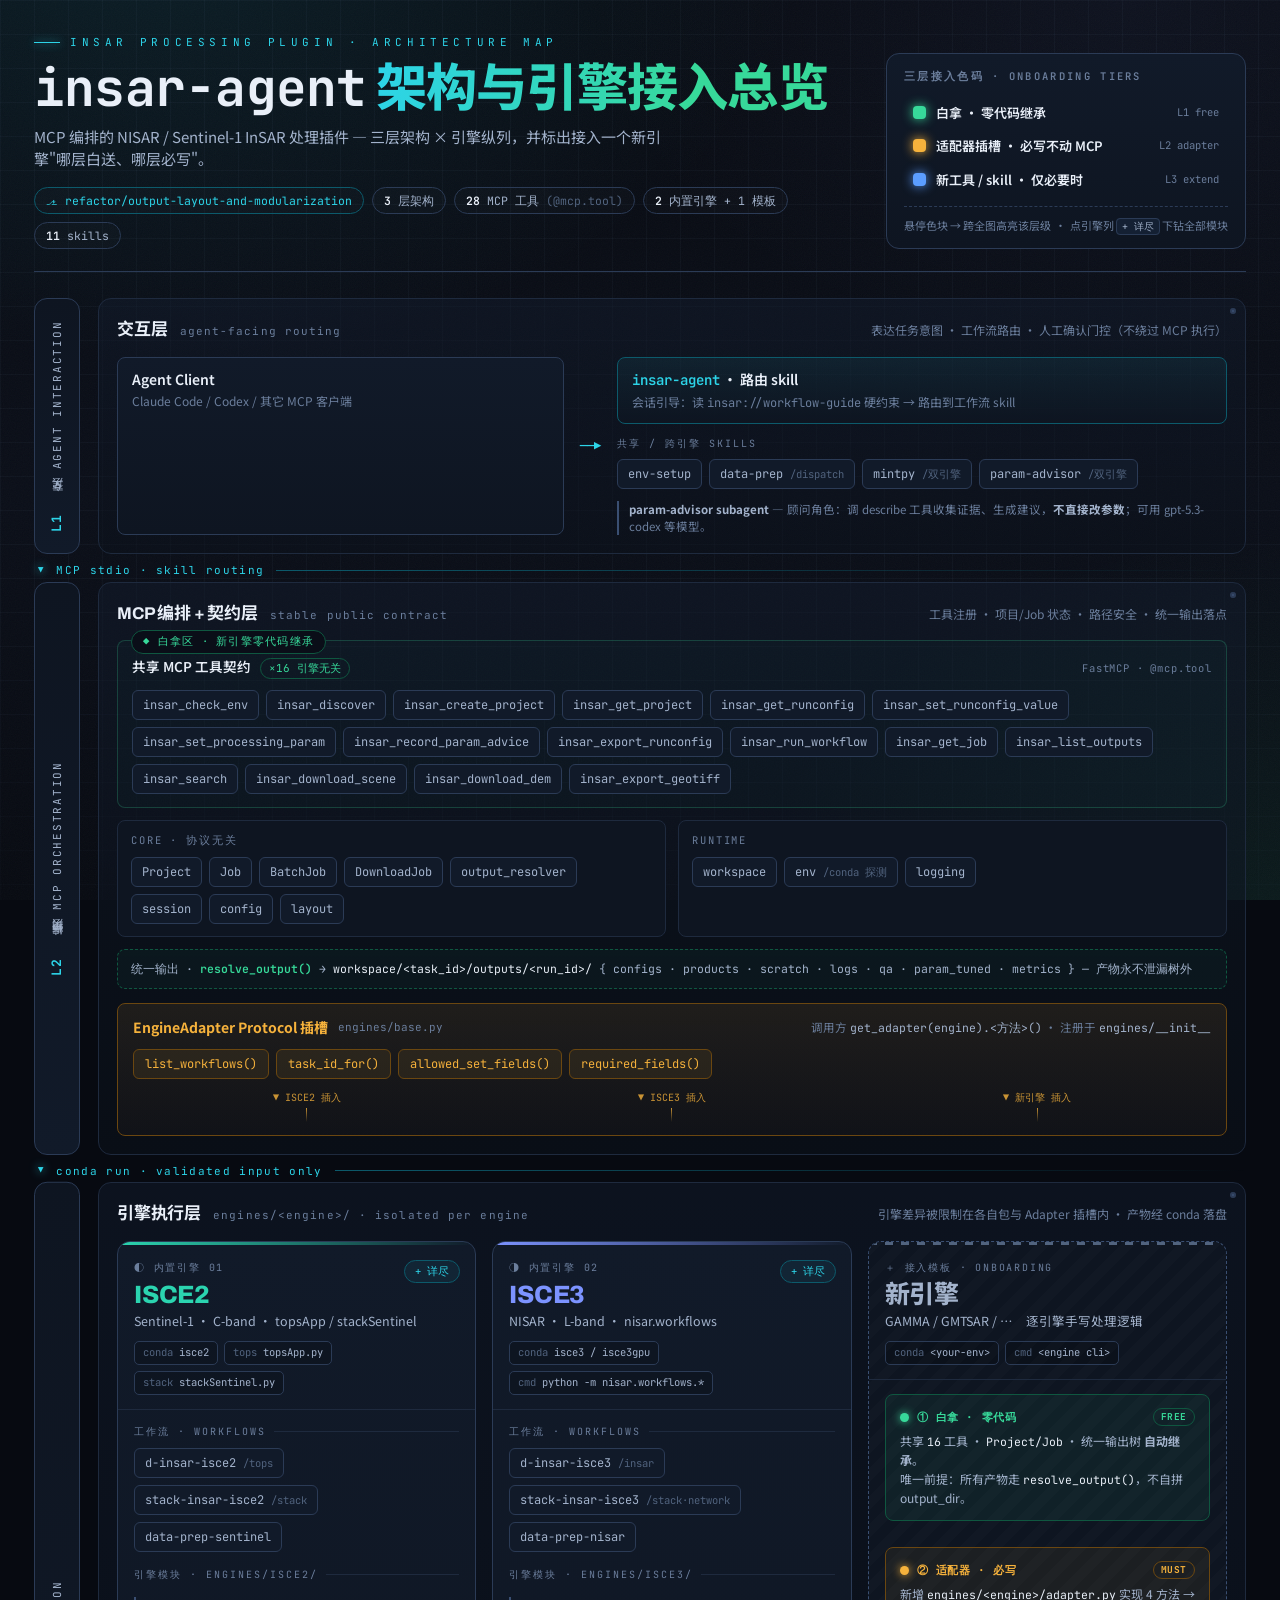
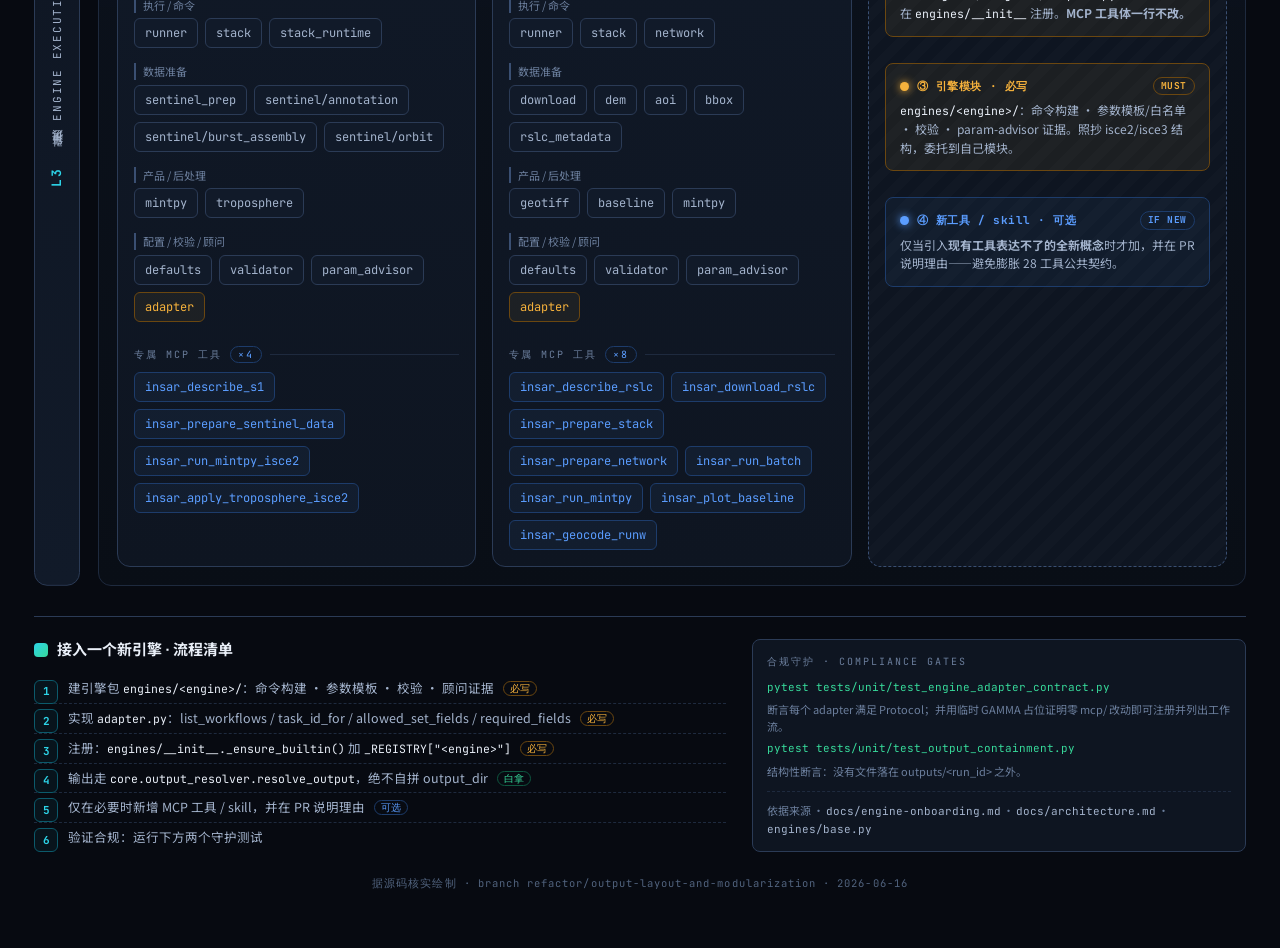
<file: docs/architecture-diagram.html>
<!DOCTYPE html>
<html lang="zh-CN">
<head>
<meta charset="UTF-8" />
<meta name="viewport" content="width=device-width, initial-scale=1.0" />
<title>insar-agent · 架构与引擎接入总览</title>
<link rel="preconnect" href="https://fonts.googleapis.com" />
<link rel="preconnect" href="https://fonts.gstatic.com" crossorigin />
<link href="https://fonts.googleapis.com/css2?family=Archivo:wght@500;600;700;800&family=JetBrains+Mono:wght@400;500;600;700&family=Noto+Sans+SC:wght@400;500;700&display=swap" rel="stylesheet" />
<style>
  :root {
    /* surfaces */
    --bg:        #070a11;
    --bg-2:      #0a0e18;
    --panel:     #0e1521;
    --panel-2:   #111a29;
    --panel-3:   #142033;
    --line:      #1e2a3e;
    --line-2:    #2b3b56;
    --line-3:    #3a4f72;
    /* ink */
    --ink:       #e9eff8;
    --ink-dim:   #a3b3cc;
    --ink-faint: #6b7e9c;
    --ink-ghost: #51637e;
    /* structural / system */
    --cyan:      #2dd4e8;
    --cyan-deep: #0c5a6b;
    /* engine identity */
    --isce2:     #2bd4b0;   /* Sentinel-1 teal */
    --isce3:     #7c93ff;   /* NISAR indigo */
    /* onboarding tiers (the signal system) */
    --free:      #37d99a;   /* 白拿 — zero-code inheritance */
    --free-deep: #0f5740;
    --adapter:   #f6b23c;   /* 适配器插槽 — must write, no MCP edit */
    --adapter-deep:#6b4710;
    --new:       #5b9dff;   /* 新工具/skill — optional */
    --new-deep:  #1d3c6b;

    --radius: 13px;
    --radius-sm: 8px;
    --mono: "JetBrains Mono", ui-monospace, SFMono-Regular, Menlo, monospace;
    --sans: "Archivo", "Noto Sans SC", system-ui, sans-serif;
    --cjk: "Noto Sans SC", "Archivo", system-ui, sans-serif;
  }

  * { box-sizing: border-box; }

  html, body { margin: 0; padding: 0; }

  body {
    font-family: var(--cjk);
    color: var(--ink);
    background: var(--bg);
    line-height: 1.5;
    -webkit-font-smoothing: antialiased;
    text-rendering: optimizeLegibility;
    overflow-x: auto;
  }

  /* ───────────── atmosphere: grid paper + glows + grain ───────────── */
  .backdrop {
    position: fixed;
    inset: 0;
    z-index: 0;
    pointer-events: none;
    background:
      radial-gradient(1100px 720px at 12% -8%, rgba(45,212,232,0.10), transparent 60%),
      radial-gradient(1000px 800px at 100% 108%, rgba(55,217,154,0.09), transparent 55%),
      radial-gradient(900px 600px at 88% 0%, rgba(124,147,255,0.06), transparent 60%),
      linear-gradient(180deg, var(--bg) 0%, var(--bg-2) 55%, var(--bg) 100%);
  }
  .backdrop::before {
    content: "";
    position: absolute;
    inset: 0;
    background-image:
      linear-gradient(rgba(120,150,190,0.05) 1px, transparent 1px),
      linear-gradient(90deg, rgba(120,150,190,0.05) 1px, transparent 1px);
    background-size: 34px 34px;
    mask-image: radial-gradient(ellipse 120% 100% at 50% 30%, #000 55%, transparent 100%);
  }
  .backdrop::after {
    content: "";
    position: absolute;
    inset: 0;
    opacity: 0.035;
    background-image: url("data:image/svg+xml,%3Csvg xmlns='http://www.w3.org/2000/svg' width='160' height='160'%3E%3Cfilter id='n'%3E%3CfeTurbulence type='fractalNoise' baseFrequency='0.85' numOctaves='2' stitchTiles='stitch'/%3E%3C/filter%3E%3Crect width='100%25' height='100%25' filter='url(%23n)'/%3E%3C/svg%3E");
  }
  /* one-time scan sweep on load */
  .scan {
    position: fixed; left: 0; right: 0; top: 0; height: 38vh; z-index: 1;
    pointer-events: none;
    background: linear-gradient(180deg, transparent, rgba(45,212,232,0.10) 60%, rgba(45,212,232,0.22));
    border-bottom: 1px solid rgba(45,212,232,0.35);
    transform: translateY(-45vh);
    animation: sweep 1.55s cubic-bezier(.4,0,.2,1) .15s 1 forwards;
  }
  @keyframes sweep { to { transform: translateY(150vh); opacity: 0; } }

  .wrap {
    position: relative;
    z-index: 2;
    max-width: 1560px;
    min-width: 980px;
    margin: 0 auto;
    padding: 34px 34px 56px;
  }

  /* ───────────── masthead ───────────── */
  .masthead {
    display: flex;
    justify-content: space-between;
    align-items: flex-end;
    gap: 32px;
    padding-bottom: 22px;
    margin-bottom: 26px;
    border-bottom: 1px solid var(--line-2);
    animation: rise .6s ease both;
  }
  .brand-eyebrow {
    font-family: var(--mono);
    font-size: 11px;
    letter-spacing: 0.42em;
    text-transform: uppercase;
    color: var(--cyan);
    margin-bottom: 12px;
    display: flex; align-items: center; gap: 10px;
  }
  .brand-eyebrow::before {
    content: ""; width: 26px; height: 1px; background: var(--cyan); display: inline-block;
    box-shadow: 0 0 8px var(--cyan);
  }
  h1.brand {
    font-family: var(--sans);
    font-weight: 800;
    font-size: clamp(34px, 4vw, 52px);
    line-height: 0.98;
    letter-spacing: -0.015em;
    margin: 0 0 12px;
  }
  h1.brand .mono { font-family: var(--mono); font-weight: 700; color: var(--ink); }
  h1.brand .accent {
    background: linear-gradient(92deg, var(--cyan), var(--free) 70%);
    -webkit-background-clip: text; background-clip: text; -webkit-text-fill-color: transparent;
  }
  .sub {
    color: var(--ink-dim);
    font-size: 15px;
    max-width: 640px;
  }
  .meta-strip {
    display: flex; flex-wrap: wrap; gap: 8px; margin-top: 16px;
  }
  .tag {
    font-family: var(--mono);
    font-size: 11.5px;
    color: var(--ink-dim);
    border: 1px solid var(--line-2);
    border-radius: 100px;
    padding: 4px 11px;
    background: rgba(255,255,255,0.015);
  }
  .tag b { color: var(--ink); font-weight: 600; }
  .tag.branch { color: var(--cyan); border-color: var(--cyan-deep); }

  /* legend */
  .legend {
    flex-shrink: 0;
    border: 1px solid var(--line-2);
    border-radius: var(--radius);
    background: linear-gradient(180deg, var(--panel-2), var(--panel));
    padding: 15px 17px 13px;
    min-width: 290px;
  }
  .legend h4 {
    margin: 0 0 11px;
    font-family: var(--mono);
    font-size: 10.5px; letter-spacing: 0.22em; text-transform: uppercase;
    color: var(--ink-faint); font-weight: 600;
  }
  .legend-row {
    display: flex; align-items: center; gap: 10px;
    padding: 6px 8px; border-radius: var(--radius-sm);
    cursor: pointer; transition: background .15s;
    border: 1px solid transparent;
  }
  .legend-row:hover { background: rgba(255,255,255,0.04); border-color: var(--line); }
  .sw { width: 13px; height: 13px; border-radius: 4px; flex-shrink: 0; }
  .sw.free    { background: var(--free);    box-shadow: 0 0 11px var(--free); }
  .sw.adapter { background: var(--adapter); box-shadow: 0 0 11px var(--adapter); }
  .sw.new     { background: var(--new);     box-shadow: 0 0 11px var(--new); }
  .legend-row .lg-name { font-weight: 600; font-size: 13px; }
  .legend-row .lg-en { font-family: var(--mono); font-size: 10.5px; color: var(--ink-faint); margin-left: auto; }
  .legend-hint {
    margin-top: 10px; padding-top: 10px; border-top: 1px dashed var(--line-2);
    font-size: 11px; color: var(--ink-faint); line-height: 1.6;
  }
  .legend-hint kbd {
    font-family: var(--mono); font-size: 10px; background: var(--panel-3);
    border: 1px solid var(--line-2); border-radius: 4px; padding: 1px 5px; color: var(--ink-dim);
  }

  /* ───────────── layers ───────────── */
  .layer {
    position: relative;
    display: grid;
    grid-template-columns: 46px 1fr;
    gap: 18px;
    margin-bottom: 8px;
    animation: rise .6s ease both;
  }
  .layer-tab {
    writing-mode: vertical-rl;
    transform: rotate(180deg);
    text-align: center;
    border: 1px solid var(--line-2);
    border-radius: var(--radius);
    background: linear-gradient(0deg, var(--panel), var(--panel-2));
    font-family: var(--mono);
    font-size: 11px;
    letter-spacing: 0.16em;
    color: var(--ink-dim);
    display: flex; align-items: center; justify-content: center;
    gap: 12px;
    padding: 14px 0;
  }
  .layer-tab .lt-id {
    color: var(--cyan); font-weight: 700; font-size: 13px; letter-spacing: 0.1em;
  }
  .layer-body {
    border: 1px solid var(--line);
    border-radius: var(--radius);
    background: linear-gradient(180deg, rgba(20,30,48,0.45), rgba(12,18,28,0.5));
    padding: 18px;
    position: relative;
  }
  .layer-body::before {
    /* corner screw */
    content: ""; position: absolute; top: 9px; right: 9px;
    width: 6px; height: 6px; border-radius: 50%;
    background: var(--line-3); box-shadow: 0 0 0 2px rgba(0,0,0,0.25) inset;
  }
  .layer-title {
    display: flex; align-items: baseline; gap: 12px; margin-bottom: 14px;
  }
  .layer-title h2 {
    font-family: var(--sans); font-weight: 700; font-size: 17px; margin: 0; letter-spacing: -0.01em;
  }
  .layer-title .en {
    font-family: var(--mono); font-size: 11px; color: var(--ink-faint); letter-spacing: 0.1em;
  }
  .layer-title .role {
    margin-left: auto; font-size: 12px; color: var(--ink-faint);
  }

  /* flow connector between layers */
  .flow {
    grid-column: 2;
    display: flex; align-items: center; gap: 12px;
    margin: 3px 0 3px 4px;
    font-family: var(--mono); font-size: 11px; color: var(--cyan);
    letter-spacing: 0.12em;
  }
  .flow::before {
    content: "▼"; font-size: 9px; filter: drop-shadow(0 0 5px var(--cyan));
  }
  .flow .ln { flex: 1; height: 1px; background: linear-gradient(90deg, var(--cyan-deep), transparent); }

  /* ───────────── generic node / chip ───────────── */
  .node {
    border: 1px solid var(--line-2);
    border-radius: var(--radius-sm);
    background: linear-gradient(180deg, var(--panel-2), var(--panel));
    padding: 11px 14px;
  }
  .node .nm { font-weight: 600; font-size: 14px; }
  .node .nm .mono { font-family: var(--mono); font-weight: 600; }
  .node .desc { font-size: 12px; color: var(--ink-faint); margin-top: 2px; }

  .chips { display: flex; flex-wrap: wrap; gap: 7px; }
  .chip {
    font-family: var(--mono);
    font-size: 12px;
    color: var(--ink-dim);
    background: var(--panel-2);
    border: 1px solid var(--line-2);
    border-radius: 6px;
    padding: 5px 10px;
    transition: transform .14s, box-shadow .14s, border-color .14s, color .14s;
    cursor: default;
  }
  .chip:hover {
    transform: translateY(-2px);
    color: var(--ink);
    border-color: var(--line-3);
    box-shadow: 0 6px 16px rgba(0,0,0,0.4);
  }
  .chip .x { color: var(--ink-ghost); font-size: 10.5px; }

  /* L1 interaction layer */
  .l1-grid { display: grid; grid-template-columns: 1.1fr auto 1.5fr; gap: 16px; align-items: stretch; }
  .l1-arrow {
    display: flex; align-items: center; justify-content: center;
    font-family: var(--mono); color: var(--cyan); font-size: 12px;
  }
  .router {
    border-color: var(--cyan-deep);
    background: linear-gradient(180deg, rgba(45,212,232,0.07), var(--panel));
  }
  .router .nm .mono { color: var(--cyan); }
  .skill-label { font-family: var(--mono); font-size: 10px; letter-spacing: 0.2em; text-transform: uppercase; color: var(--ink-faint); margin: 12px 0 8px; }
  .subagent-note {
    margin-top: 12px; font-size: 11.5px; color: var(--ink-faint);
    border-left: 2px solid var(--line-3); padding-left: 10px;
  }
  .subagent-note b { color: var(--ink-dim); }

  /* L2 contract layer */
  .free-wash { position: relative; }
  .free-badge {
    position: absolute; top: -10px; left: 14px;
    font-family: var(--mono); font-size: 10.5px; letter-spacing: 0.12em;
    color: var(--free); background: var(--bg-2);
    border: 1px solid var(--free-deep); border-radius: 100px;
    padding: 3px 11px;
  }
  .free-badge::before { content: "◆ "; }
  .panel-sec {
    border: 1px solid var(--line);
    border-radius: var(--radius-sm);
    padding: 15px 14px 13px;
    background: rgba(55,217,154,0.025);
  }
  .panel-sec.tinted-free { border-color: rgba(55,217,154,0.22); }
  .sec-head {
    display: flex; align-items: baseline; gap: 9px; margin-bottom: 11px;
  }
  .sec-head .h { font-weight: 600; font-size: 13.5px; }
  .sec-head .ct {
    font-family: var(--mono); font-size: 11px; color: var(--free);
    border: 1px solid var(--free-deep); border-radius: 100px; padding: 1px 8px;
  }
  .sec-head .en { font-family: var(--mono); font-size: 10.5px; color: var(--ink-faint); margin-left: auto; letter-spacing: 0.08em; }

  .l2-cols { display: grid; grid-template-columns: 1fr 1fr; gap: 12px; margin-top: 12px; }
  .mini { border: 1px solid var(--line); border-radius: var(--radius-sm); padding: 12px 13px; background: var(--panel); }
  .mini .mh { font-family: var(--mono); font-size: 10.5px; letter-spacing: 0.18em; text-transform: uppercase; color: var(--ink-faint); margin-bottom: 9px; }

  .output-note {
    margin-top: 12px; padding: 10px 13px; border-radius: var(--radius-sm);
    border: 1px dashed var(--free-deep); background: rgba(55,217,154,0.04);
    font-family: var(--mono); font-size: 11.5px; color: var(--ink-dim);
  }
  .output-note b { color: var(--free); font-weight: 600; }

  /* adapter slot — the socket between L2 and L3 */
  .adapter-slot {
    margin-top: 14px;
    border: 1px solid var(--adapter-deep);
    border-radius: var(--radius-sm);
    background: linear-gradient(180deg, rgba(246,178,60,0.09), rgba(246,178,60,0.03));
    padding: 13px 15px;
    position: relative;
  }
  .adapter-slot .as-head {
    display: flex; align-items: center; gap: 10px; margin-bottom: 11px; flex-wrap: wrap;
  }
  .adapter-slot .as-title { font-weight: 700; font-size: 14px; color: var(--adapter); }
  .adapter-slot .as-en { font-family: var(--mono); font-size: 11px; color: var(--ink-faint); }
  .adapter-slot .as-note { margin-left: auto; font-size: 11.5px; color: var(--ink-faint); }
  .adapter-slot .as-note .mono { font-family: var(--mono); color: var(--ink-dim); }
  .method-chip {
    font-family: var(--mono); font-size: 12px; color: var(--adapter);
    background: rgba(246,178,60,0.07);
    border: 1px solid var(--adapter-deep); border-radius: 6px; padding: 5px 11px;
    transition: transform .14s, box-shadow .14s;
  }
  .method-chip:hover { transform: translateY(-2px); box-shadow: 0 6px 16px rgba(246,178,60,0.15); }
  /* plug notches pointing into the 3 engine columns */
  .plugs { display: grid; grid-template-columns: repeat(3,1fr); gap: 18px; margin-top: 11px; }
  .plug { text-align: center; font-family: var(--mono); font-size: 10px; color: var(--adapter); opacity: 0.8; }
  .plug::after { content: ""; display: block; width: 1px; height: 14px; margin: 3px auto 0; background: linear-gradient(var(--adapter), transparent); }

  /* ───────────── L3 engines ───────────── */
  .engines { display: grid; grid-template-columns: repeat(3, 1fr); gap: 16px; }
  .engine {
    border: 1px solid var(--line-2);
    border-radius: var(--radius);
    background: linear-gradient(180deg, var(--panel-2), var(--panel));
    overflow: hidden;
    display: flex; flex-direction: column;
    transition: box-shadow .2s, border-color .2s, transform .2s;
  }
  .engine .top-accent { height: 3px; }
  .engine.isce2 .top-accent { background: linear-gradient(90deg, var(--isce2), transparent); }
  .engine.isce3 .top-accent { background: linear-gradient(90deg, var(--isce3), transparent); }
  .engine.ghost { border-style: dashed; border-color: var(--line-3); background: repeating-linear-gradient(135deg, rgba(255,255,255,0.012) 0 10px, transparent 10px 20px), var(--panel); }
  .engine.ghost .top-accent { background: repeating-linear-gradient(90deg, var(--ink-ghost) 0 8px, transparent 8px 16px); }

  body.col-focus .engine:not(.focused) { opacity: 0.4; filter: saturate(0.6); }

  .eng-head { padding: 15px 16px 14px; border-bottom: 1px solid var(--line); position: relative; }
  .eng-head .badge {
    font-family: var(--mono); font-size: 10px; letter-spacing: 0.18em; text-transform: uppercase;
    color: var(--ink-faint); margin-bottom: 7px; display: flex; align-items: center; gap: 8px;
  }
  .eng-head .eng-name { font-family: var(--sans); font-weight: 800; font-size: 25px; letter-spacing: -0.01em; line-height: 1; }
  .isce2 .eng-name { color: var(--isce2); }
  .isce3 .eng-name { color: var(--isce3); }
  .ghost .eng-name { color: var(--ink-dim); }
  .eng-head .platform { font-size: 12.5px; color: var(--ink-dim); margin-top: 5px; }
  .eng-runtime { display: flex; flex-wrap: wrap; gap: 6px; margin-top: 11px; }
  .rt {
    font-family: var(--mono); font-size: 10.5px; color: var(--ink-dim);
    border: 1px solid var(--line-2); border-radius: 5px; padding: 3px 8px; background: rgba(0,0,0,0.18);
  }
  .rt .k { color: var(--ink-ghost); }

  .expand-btn {
    position: absolute; top: 15px; right: 15px;
    font-family: var(--mono); font-size: 10.5px; color: var(--cyan);
    background: rgba(45,212,232,0.06); border: 1px solid var(--cyan-deep);
    border-radius: 100px; padding: 3px 10px; cursor: pointer; transition: background .15s;
    user-select: none;
  }
  .expand-btn:hover { background: rgba(45,212,232,0.14); }

  .eng-body { padding: 14px 16px 16px; display: flex; flex-direction: column; gap: 15px; flex: 1; }
  .blk-head {
    font-family: var(--mono); font-size: 10px; letter-spacing: 0.2em; text-transform: uppercase;
    color: var(--ink-faint); margin-bottom: 9px; display: flex; align-items: center; gap: 8px;
  }
  .blk-head .cnt { color: var(--new); border: 1px solid var(--new-deep); border-radius: 100px; padding: 0 7px; font-size: 10px; }
  .blk-head .bar { flex: 1; height: 1px; background: var(--line); }

  .mod-group { margin-bottom: 9px; }
  .mod-group .gl {
    font-size: 11px; color: var(--ink-faint); margin-bottom: 5px;
    display: inline-block; border-left: 2px solid var(--line-3); padding-left: 7px;
  }
  .chip.adapter-mod { color: var(--adapter); border-color: var(--adapter-deep); background: rgba(246,178,60,0.06); }
  .chip.tool-own { color: var(--new); border-color: var(--new-deep); background: rgba(91,157,255,0.06); }

  .more { display: none; }
  .engine.expanded .more { display: block; }
  .engine.expanded .more.chips, .engine.expanded .chips .more { display: inline-flex; }
  .more-chip { display: none; }
  .engine.expanded .more-chip { display: inline-block; }

  /* ghost / new-engine onboarding cells */
  .tier-cell {
    border-radius: var(--radius-sm); padding: 13px 14px; margin-bottom: 11px;
    border: 1px solid var(--line-2); position: relative;
  }
  .tier-cell .tc-step {
    font-family: var(--mono); font-size: 11px; font-weight: 700; letter-spacing: 0.05em;
    display: flex; align-items: center; gap: 8px; margin-bottom: 6px;
  }
  .tier-cell .tc-step .dot { width: 9px; height: 9px; border-radius: 50%; }
  .tier-cell .tc-body { font-size: 12px; color: var(--ink-dim); line-height: 1.55; }
  .tier-cell .tc-body .mono { font-family: var(--mono); color: var(--ink); font-size: 11.5px; }
  .tier-cell.free    { border-color: var(--free-deep);    background: rgba(55,217,154,0.06); }
  .tier-cell.free .tc-step    { color: var(--free); }    .tier-cell.free .dot    { background: var(--free); box-shadow: 0 0 9px var(--free); }
  .tier-cell.adapter { border-color: var(--adapter-deep); background: rgba(246,178,60,0.06); }
  .tier-cell.adapter .tc-step { color: var(--adapter); } .tier-cell.adapter .dot { background: var(--adapter); box-shadow: 0 0 9px var(--adapter); }
  .tier-cell.new     { border-color: var(--new-deep);     background: rgba(91,157,255,0.05); }
  .tier-cell.new .tc-step     { color: var(--new); }     .tier-cell.new .dot     { background: var(--new); box-shadow: 0 0 9px var(--new); }
  .tc-tag { font-family: var(--mono); font-size: 9.5px; padding: 1px 7px; border-radius: 100px; margin-left: auto; }
  .tier-cell.free .tc-tag { color: var(--free); border: 1px solid var(--free-deep); }
  .tier-cell.adapter .tc-tag { color: var(--adapter); border: 1px solid var(--adapter-deep); }
  .tier-cell.new .tc-tag { color: var(--new); border: 1px solid var(--new-deep); }

  /* ───────────── tier highlight (legend hover) ───────────── */
  body.focusing [data-tier] { opacity: 0.22; filter: saturate(0.4); transition: opacity .2s, filter .2s; }
  body.focusing [data-tier].lit {
    opacity: 1; filter: none;
    box-shadow: 0 0 0 1px currentColor, 0 0 22px -4px var(--hl, var(--cyan));
  }
  [data-tier].lit.free-lit    { --hl: var(--free); }
  [data-tier].lit.adapter-lit { --hl: var(--adapter); }
  [data-tier].lit.new-lit     { --hl: var(--new); }

  /* ───────────── footer / onboarding checklist ───────────── */
  .footer {
    margin-top: 30px; padding-top: 22px; border-top: 1px solid var(--line-2);
    display: grid; grid-template-columns: 1.4fr 1fr; gap: 26px;
    animation: rise .6s ease both;
  }
  .footer h3 {
    font-family: var(--sans); font-weight: 700; font-size: 15px; margin: 0 0 13px;
    display: flex; align-items: center; gap: 9px;
  }
  .footer h3::before { content: ""; width: 14px; height: 14px; border-radius: 4px; background: linear-gradient(135deg, var(--cyan), var(--free)); }
  ol.steps { margin: 0; padding: 0; list-style: none; counter-reset: s; }
  ol.steps li {
    counter-increment: s; position: relative; padding: 5px 0 5px 34px; font-size: 12.5px; color: var(--ink-dim);
    border-bottom: 1px dashed var(--line);
  }
  ol.steps li:last-child { border-bottom: 0; }
  ol.steps li::before {
    content: counter(s); position: absolute; left: 0; top: 5px;
    font-family: var(--mono); font-size: 11px; font-weight: 700; color: var(--cyan);
    width: 22px; height: 22px; border: 1px solid var(--cyan-deep); border-radius: 6px;
    display: flex; align-items: center; justify-content: center; background: rgba(45,212,232,0.05);
  }
  ol.steps li .mono { font-family: var(--mono); color: var(--ink); font-size: 11.5px; }
  ol.steps li .tg { font-family: var(--mono); font-size: 9.5px; padding: 0 6px; border-radius: 100px; margin-left: 6px; vertical-align: 1px; }
  .tg.free { color: var(--free); border: 1px solid var(--free-deep); }
  .tg.adapter { color: var(--adapter); border: 1px solid var(--adapter-deep); }
  .tg.new { color: var(--new); border: 1px solid var(--new-deep); }
  .verify {
    border: 1px solid var(--line-2); border-radius: var(--radius-sm); padding: 14px;
    background: var(--panel); font-size: 12px; color: var(--ink-dim);
  }
  .verify .vh { font-family: var(--mono); font-size: 10px; letter-spacing: 0.2em; text-transform: uppercase; color: var(--ink-faint); margin-bottom: 10px; }
  .verify code { font-family: var(--mono); font-size: 11px; color: var(--free); display: block; margin: 6px 0; word-break: break-all; }
  .verify .ref { margin-top: 12px; padding-top: 10px; border-top: 1px dashed var(--line); font-size: 11px; color: var(--ink-faint); }
  .verify .ref .mono { font-family: var(--mono); color: var(--ink-dim); }

  .credit {
    margin-top: 24px; text-align: center; font-family: var(--mono);
    font-size: 10.5px; color: var(--ink-ghost); letter-spacing: 0.1em;
  }

  /* animation */
  @keyframes rise { from { opacity: 0; transform: translateY(14px); } to { opacity: 1; transform: none; } }
  .layer:nth-of-type(1) { animation-delay: .05s; }
  .delay-1 { animation-delay: .18s; }
  .delay-2 { animation-delay: .32s; }
  .delay-3 { animation-delay: .46s; }
  .engine { animation: rise .6s ease both; }
  .engine.isce2 { animation-delay: .5s; }
  .engine.isce3 { animation-delay: .6s; }
  .engine.ghost { animation-delay: .7s; }

  @media (prefers-reduced-motion: reduce) {
    *, .scan { animation: none !important; }
    .scan { display: none; }
  }
  @media (max-width: 1080px) {
    .wrap { min-width: 0; }
    .engines { grid-template-columns: 1fr; }
    .l1-grid { grid-template-columns: 1fr; }
    .l1-arrow { transform: rotate(90deg); }
    .l2-cols { grid-template-columns: 1fr; }
    .plugs { display: none; }
    .footer { grid-template-columns: 1fr; }
  }
</style>
</head>
<body>
<div class="backdrop"></div>
<div class="scan"></div>

<div class="wrap">

  <!-- ───────── masthead ───────── -->
  <header class="masthead">
    <div>
      <div class="brand-eyebrow">InSAR Processing Plugin · Architecture Map</div>
      <h1 class="brand"><span class="mono">insar-agent</span> <span class="accent">架构与引擎接入总览</span></h1>
      <div class="sub">MCP 编排的 NISAR / Sentinel-1 InSAR 处理插件 — 三层架构 × 引擎纵列，并标出接入一个新引擎"哪层白送、哪层必写"。</div>
      <div class="meta-strip">
        <span class="tag branch">⎇ refactor/output-layout-and-modularization</span>
        <span class="tag"><b>3</b> 层架构</span>
        <span class="tag"><b>28</b> MCP 工具 <span style="color:var(--ink-ghost)">(@mcp.tool)</span></span>
        <span class="tag"><b>2</b> 内置引擎 + 1 模板</span>
        <span class="tag"><b>11</b> skills</span>
      </div>
    </div>

    <div class="legend">
      <h4>三层接入色码 · Onboarding Tiers</h4>
      <div class="legend-row" data-hl="free">
        <span class="sw free"></span>
        <span class="lg-name">白拿 · 零代码继承</span>
        <span class="lg-en">L1 free</span>
      </div>
      <div class="legend-row" data-hl="adapter">
        <span class="sw adapter"></span>
        <span class="lg-name">适配器插槽 · 必写不动 MCP</span>
        <span class="lg-en">L2 adapter</span>
      </div>
      <div class="legend-row" data-hl="new">
        <span class="sw new"></span>
        <span class="lg-name">新工具 / skill · 仅必要时</span>
        <span class="lg-en">L3 extend</span>
      </div>
      <div class="legend-hint">
        悬停色块 → 跨全图高亮该层级 &nbsp;·&nbsp; 点引擎列 <kbd>+ 详尽</kbd> 下钻全部模块
      </div>
    </div>
  </header>

  <!-- ───────── Layer 1: interaction ───────── -->
  <section class="layer">
    <aside class="layer-tab"><span class="lt-id">L1</span> 交互层 · AGENT INTERACTION</aside>
    <div class="layer-body delay-1">
      <div class="layer-title">
        <h2>交互层</h2>
        <span class="en">agent-facing routing</span>
        <span class="role">表达任务意图 · 工作流路由 · 人工确认门控（不绕过 MCP 执行）</span>
      </div>
      <div class="l1-grid">
        <div class="node">
          <div class="nm">Agent Client</div>
          <div class="desc">Claude Code / Codex / 其它 MCP 客户端</div>
        </div>
        <div class="l1-arrow">──▶</div>
        <div>
          <div class="node router">
            <div class="nm"><span class="mono">insar-agent</span> · 路由 skill</div>
            <div class="desc">会话引导：读 <span style="font-family:var(--mono)">insar://workflow-guide</span> 硬约束 → 路由到工作流 skill</div>
          </div>
          <div class="skill-label">共享 / 跨引擎 skills</div>
          <div class="chips">
            <span class="chip">env-setup</span>
            <span class="chip">data-prep <span class="x">/dispatch</span></span>
            <span class="chip">mintpy <span class="x">/双引擎</span></span>
            <span class="chip">param-advisor <span class="x">/双引擎</span></span>
          </div>
          <div class="subagent-note">
            <b>param-advisor subagent</b> — 顾问角色：调 describe 工具收集证据、生成建议，<b>不直接改参数</b>；可用 gpt-5.3-codex 等模型。
          </div>
        </div>
      </div>
    </div>
  </section>

  <div class="flow"><span>MCP stdio · skill routing</span><span class="ln"></span></div>

  <!-- ───────── Layer 2: MCP orchestration + contract ───────── -->
  <section class="layer">
    <aside class="layer-tab"><span class="lt-id">L2</span> 编排契约层 · MCP ORCHESTRATION</aside>
    <div class="layer-body delay-2">
      <div class="layer-title">
        <h2>MCP 编排 + 契约层</h2>
        <span class="en">stable public contract</span>
        <span class="role">工具注册 · 项目/Job 状态 · 路径安全 · 统一输出落点</span>
      </div>

      <div class="free-wash">
        <span class="free-badge">白拿区 · 新引擎零代码继承</span>
        <div class="panel-sec tinted-free" data-tier="free">
          <div class="sec-head">
            <span class="h">共享 MCP 工具契约</span>
            <span class="ct">×16 引擎无关</span>
            <span class="en">FastMCP · @mcp.tool</span>
          </div>
          <div class="chips">
            <span class="chip">insar_check_env</span>
            <span class="chip">insar_discover</span>
            <span class="chip">insar_create_project</span>
            <span class="chip">insar_get_project</span>
            <span class="chip">insar_get_runconfig</span>
            <span class="chip">insar_set_runconfig_value</span>
            <span class="chip">insar_set_processing_param</span>
            <span class="chip">insar_record_param_advice</span>
            <span class="chip">insar_export_runconfig</span>
            <span class="chip">insar_run_workflow</span>
            <span class="chip">insar_get_job</span>
            <span class="chip">insar_list_outputs</span>
            <span class="chip">insar_search</span>
            <span class="chip">insar_download_scene</span>
            <span class="chip">insar_download_dem</span>
            <span class="chip">insar_export_geotiff</span>
          </div>
        </div>

        <div class="l2-cols">
          <div class="mini" data-tier="free">
            <div class="mh">core · 协议无关</div>
            <div class="chips">
              <span class="chip">Project</span>
              <span class="chip">Job</span>
              <span class="chip">BatchJob</span>
              <span class="chip">DownloadJob</span>
              <span class="chip">output_resolver</span>
              <span class="chip">session</span>
              <span class="chip">config</span>
              <span class="chip">layout</span>
            </div>
          </div>
          <div class="mini" data-tier="free">
            <div class="mh">runtime</div>
            <div class="chips">
              <span class="chip">workspace</span>
              <span class="chip">env <span class="x">/conda 探测</span></span>
              <span class="chip">logging</span>
            </div>
          </div>
        </div>

        <div class="output-note" data-tier="free">
          统一输出 · <b>resolve_output()</b> → <span style="color:var(--ink)">workspace/&lt;task_id&gt;/outputs/&lt;run_id&gt;/</span> { configs · products · scratch · logs · qa · param_tuned · metrics } — 产物永不泄漏树外
        </div>
      </div>

      <!-- EngineAdapter slot: the L2↔L3 socket -->
      <div class="adapter-slot" data-tier="adapter">
        <div class="as-head">
          <span class="as-title">EngineAdapter Protocol 插槽</span>
          <span class="as-en">engines/base.py</span>
          <span class="as-note">调用方 <span class="mono">get_adapter(engine).&lt;方法&gt;()</span> · 注册于 <span class="mono">engines/__init__</span></span>
        </div>
        <div class="chips">
          <span class="method-chip">list_workflows()</span>
          <span class="method-chip">task_id_for()</span>
          <span class="method-chip">allowed_set_fields()</span>
          <span class="method-chip">required_fields()</span>
        </div>
        <div class="plugs">
          <div class="plug">▼ ISCE2 插入</div>
          <div class="plug">▼ ISCE3 插入</div>
          <div class="plug">▼ 新引擎 插入</div>
        </div>
      </div>
    </div>
  </section>

  <div class="flow"><span>conda run · validated input only</span><span class="ln"></span></div>

  <!-- ───────── Layer 3: engine execution ───────── -->
  <section class="layer">
    <aside class="layer-tab"><span class="lt-id">L3</span> 引擎执行层 · ENGINE EXECUTION</aside>
    <div class="layer-body">
      <div class="layer-title">
        <h2>引擎执行层</h2>
        <span class="en">engines/&lt;engine&gt;/ · isolated per engine</span>
        <span class="role">引擎差异被限制在各自包与 Adapter 插槽内 · 产物经 conda 落盘</span>
      </div>

      <div class="engines">

        <!-- ───── ISCE2 ───── -->
        <div class="engine isce2" data-engine="isce2">
          <div class="top-accent"></div>
          <div class="eng-head">
            <div class="expand-btn" data-toggle>+ 详尽</div>
            <div class="badge">◐ 内置引擎 01</div>
            <div class="eng-name">ISCE2</div>
            <div class="platform">Sentinel-1 · C-band · topsApp / stackSentinel</div>
            <div class="eng-runtime">
              <span class="rt"><span class="k">conda</span> isce2</span>
              <span class="rt"><span class="k">tops</span> topsApp.py</span>
              <span class="rt"><span class="k">stack</span> stackSentinel.py</span>
            </div>
          </div>
          <div class="eng-body">
            <div>
              <div class="blk-head">工作流 · workflows <span class="bar"></span></div>
              <div class="chips">
                <span class="chip">d-insar-isce2 <span class="x">/tops</span></span>
                <span class="chip">stack-insar-isce2 <span class="x">/stack</span></span>
                <span class="chip">data-prep-sentinel</span>
              </div>
            </div>

            <div>
              <div class="blk-head">引擎模块 · engines/isce2/ <span class="bar"></span></div>
              <div class="mod-group">
                <span class="gl">执行 / 命令</span>
                <div class="chips"><span class="chip">runner</span><span class="chip">stack</span><span class="chip">stack_runtime</span></div>
              </div>
              <div class="mod-group">
                <span class="gl">数据准备</span>
                <div class="chips">
                  <span class="chip">sentinel_prep</span>
                  <span class="chip">sentinel/annotation</span>
                  <span class="chip">sentinel/burst_assembly</span>
                  <span class="chip">sentinel/orbit</span>
                  <span class="chip more-chip">sentinel/geolocation</span>
                  <span class="chip more-chip">sentinel/metadata</span>
                  <span class="chip more-chip">sentinel/prepare</span>
                  <span class="chip more-chip">sentinel/_common</span>
                </div>
              </div>
              <div class="mod-group">
                <span class="gl">产品 / 后处理</span>
                <div class="chips"><span class="chip">mintpy</span><span class="chip">troposphere</span></div>
              </div>
              <div class="mod-group">
                <span class="gl">配置 / 校验 / 顾问</span>
                <div class="chips">
                  <span class="chip">defaults</span><span class="chip">validator</span><span class="chip">param_advisor</span>
                  <span class="chip adapter-mod" data-tier="adapter">adapter</span>
                </div>
              </div>
            </div>

            <div>
              <div class="blk-head">专属 MCP 工具 <span class="cnt">×4</span><span class="bar"></span></div>
              <div class="chips" data-tier="new">
                <span class="chip tool-own">insar_describe_s1</span>
                <span class="chip tool-own">insar_prepare_sentinel_data</span>
                <span class="chip tool-own">insar_run_mintpy_isce2</span>
                <span class="chip tool-own">insar_apply_troposphere_isce2</span>
              </div>
            </div>
          </div>
        </div>

        <!-- ───── ISCE3 ───── -->
        <div class="engine isce3" data-engine="isce3">
          <div class="top-accent"></div>
          <div class="eng-head">
            <div class="expand-btn" data-toggle>+ 详尽</div>
            <div class="badge">◑ 内置引擎 02</div>
            <div class="eng-name">ISCE3</div>
            <div class="platform">NISAR · L-band · nisar.workflows</div>
            <div class="eng-runtime">
              <span class="rt"><span class="k">conda</span> isce3 / isce3gpu</span>
              <span class="rt"><span class="k">cmd</span> python -m nisar.workflows.*</span>
            </div>
          </div>
          <div class="eng-body">
            <div>
              <div class="blk-head">工作流 · workflows <span class="bar"></span></div>
              <div class="chips">
                <span class="chip">d-insar-isce3 <span class="x">/insar</span></span>
                <span class="chip">stack-insar-isce3 <span class="x">/stack·network</span></span>
                <span class="chip">data-prep-nisar</span>
              </div>
            </div>

            <div>
              <div class="blk-head">引擎模块 · engines/isce3/ <span class="bar"></span></div>
              <div class="mod-group">
                <span class="gl">执行 / 命令</span>
                <div class="chips"><span class="chip">runner</span><span class="chip">stack</span><span class="chip">network</span></div>
              </div>
              <div class="mod-group">
                <span class="gl">数据准备</span>
                <div class="chips">
                  <span class="chip">download</span><span class="chip">dem</span><span class="chip">aoi</span>
                  <span class="chip">bbox</span><span class="chip">rslc_metadata</span>
                </div>
              </div>
              <div class="mod-group">
                <span class="gl">产品 / 后处理</span>
                <div class="chips">
                  <span class="chip">geotiff</span><span class="chip">baseline</span><span class="chip">mintpy</span>
                  <span class="chip more-chip">scripts/prep_nisar_current_gunw</span>
                  <span class="chip more-chip">scripts/apply_common_ifgram_mask</span>
                </div>
              </div>
              <div class="mod-group">
                <span class="gl">配置 / 校验 / 顾问</span>
                <div class="chips">
                  <span class="chip">defaults</span><span class="chip">validator</span><span class="chip">param_advisor</span>
                  <span class="chip adapter-mod" data-tier="adapter">adapter</span>
                </div>
              </div>
            </div>

            <div>
              <div class="blk-head">专属 MCP 工具 <span class="cnt">×8</span><span class="bar"></span></div>
              <div class="chips" data-tier="new">
                <span class="chip tool-own">insar_describe_rslc</span>
                <span class="chip tool-own">insar_download_rslc</span>
                <span class="chip tool-own">insar_prepare_stack</span>
                <span class="chip tool-own">insar_prepare_network</span>
                <span class="chip tool-own">insar_run_batch</span>
                <span class="chip tool-own">insar_run_mintpy</span>
                <span class="chip tool-own">insar_plot_baseline</span>
                <span class="chip tool-own">insar_geocode_runw</span>
              </div>
            </div>
          </div>
        </div>

        <!-- ───── NEW ENGINE template ───── -->
        <div class="engine ghost" data-engine="new">
          <div class="top-accent"></div>
          <div class="eng-head">
            <div class="badge">＋ 接入模板 · onboarding</div>
            <div class="eng-name">新引擎</div>
            <div class="platform">GAMMA / GMTSAR / …　逐引擎手写处理逻辑</div>
            <div class="eng-runtime">
              <span class="rt"><span class="k">conda</span> &lt;your-env&gt;</span>
              <span class="rt"><span class="k">cmd</span> &lt;engine cli&gt;</span>
            </div>
          </div>
          <div class="eng-body">
            <div class="tier-cell free" data-tier="free">
              <div class="tc-step"><span class="dot"></span>① 白拿 · 零代码 <span class="tc-tag">FREE</span></div>
              <div class="tc-body">共享 <span class="mono">16</span> 工具 · <span class="mono">Project/Job</span> · 统一输出树 <b>自动继承</b>。<br>唯一前提：所有产物走 <span class="mono">resolve_output()</span>，不自拼 output_dir。</div>
            </div>
            <div class="tier-cell adapter" data-tier="adapter">
              <div class="tc-step"><span class="dot"></span>② 适配器 · 必写 <span class="tc-tag">MUST</span></div>
              <div class="tc-body">新增 <span class="mono">engines/&lt;engine&gt;/adapter.py</span> 实现 4 方法 → 在 <span class="mono">engines/__init__</span> 注册。<b>MCP 工具体一行不改。</b></div>
            </div>
            <div class="tier-cell adapter" data-tier="adapter">
              <div class="tc-step"><span class="dot"></span>③ 引擎模块 · 必写 <span class="tc-tag">MUST</span></div>
              <div class="tc-body"><span class="mono">engines/&lt;engine&gt;/</span>：命令构建 · 参数模板/白名单 · 校验 · param-advisor 证据。照抄 isce2/isce3 结构，委托到自己模块。</div>
            </div>
            <div class="tier-cell new" data-tier="new">
              <div class="tc-step"><span class="dot"></span>④ 新工具 / skill · 可选 <span class="tc-tag">IF NEW</span></div>
              <div class="tc-body">仅当引入<b>现有工具表达不了的全新概念</b>时才加，并在 PR 说明理由——避免膨胀 28 工具公共契约。</div>
            </div>
          </div>
        </div>

      </div>
    </div>
  </section>

  <!-- ───────── footer: onboarding checklist + verify ───────── -->
  <div class="footer">
    <div>
      <h3>接入一个新引擎 · 流程清单</h3>
      <ol class="steps">
        <li>建引擎包 <span class="mono">engines/&lt;engine&gt;/</span>：命令构建 · 参数模板 · 校验 · 顾问证据 <span class="tg adapter">必写</span></li>
        <li>实现 <span class="mono">adapter.py</span>：list_workflows / task_id_for / allowed_set_fields / required_fields <span class="tg adapter">必写</span></li>
        <li>注册：<span class="mono">engines/__init__._ensure_builtin()</span> 加 <span class="mono">_REGISTRY["&lt;engine&gt;"]</span> <span class="tg adapter">必写</span></li>
        <li>输出走 <span class="mono">core.output_resolver.resolve_output</span>，绝不自拼 output_dir <span class="tg free">白拿</span></li>
        <li>仅在必要时新增 MCP 工具 / skill，并在 PR 说明理由 <span class="tg new">可选</span></li>
        <li>验证合规：运行下方两个守护测试</li>
      </ol>
    </div>
    <div class="verify">
      <div class="vh">合规守护 · compliance gates</div>
      <code>pytest tests/unit/test_engine_adapter_contract.py</code>
      <div style="font-size:11px;color:var(--ink-faint)">断言每个 adapter 满足 Protocol；并用临时 GAMMA 占位证明零 mcp/ 改动即可注册并列出工作流。</div>
      <code>pytest tests/unit/test_output_containment.py</code>
      <div style="font-size:11px;color:var(--ink-faint)">结构性断言：没有文件落在 outputs/&lt;run_id&gt; 之外。</div>
      <div class="ref">依据来源 · <span class="mono">docs/engine-onboarding.md</span> · <span class="mono">docs/architecture.md</span> · <span class="mono">engines/base.py</span></div>
    </div>
  </div>

  <div class="credit">据源码核实绘制 · branch refactor/output-layout-and-modularization · 2026-06-16</div>

</div>

<script>
  (function () {
    "use strict";

    // ── legend hover → cross-diagram tier highlight ──
    var tierClass = { free: "free-lit", adapter: "adapter-lit", new: "new-lit" };
    var legendRows = document.querySelectorAll(".legend-row[data-hl]");

    function lightTier(tier) {
      document.body.classList.add("focusing");
      var cls = tierClass[tier];
      document.querySelectorAll("[data-tier]").forEach(function (el) {
        var tiers = (el.dataset.tier || "").split(/\s+/);
        if (tiers.indexOf(tier) !== -1) {
          el.classList.add("lit", cls);
        }
      });
    }
    function clearTier() {
      document.body.classList.remove("focusing");
      document.querySelectorAll("[data-tier].lit").forEach(function (el) {
        el.classList.remove("lit", "free-lit", "adapter-lit", "new-lit");
      });
    }
    legendRows.forEach(function (row) {
      var t = row.dataset.hl;
      row.addEventListener("mouseenter", function () { lightTier(t); });
      row.addEventListener("mouseleave", clearTier);
      // touch / click toggle for non-hover devices
      row.addEventListener("click", function () {
        if (document.body.classList.contains("focusing")) { clearTier(); }
        else { lightTier(t); }
      });
    });

    // ── engine column: expand to 详尽 / collapse ──
    document.querySelectorAll(".expand-btn[data-toggle]").forEach(function (btn) {
      btn.addEventListener("click", function () {
        var col = btn.closest(".engine");
        var open = col.classList.toggle("expanded");
        btn.textContent = open ? "– 收起" : "+ 详尽";
      });
    });

    // ── engine column focus on hover ──
    var engines = document.querySelectorAll(".engine[data-engine]");
    engines.forEach(function (col) {
      col.addEventListener("mouseenter", function () {
        if (document.body.classList.contains("focusing")) return;
        document.body.classList.add("col-focus");
        col.classList.add("focused");
      });
      col.addEventListener("mouseleave", function () {
        document.body.classList.remove("col-focus");
        col.classList.remove("focused");
      });
    });
  })();
</script>
</body>
</html>
</file>
